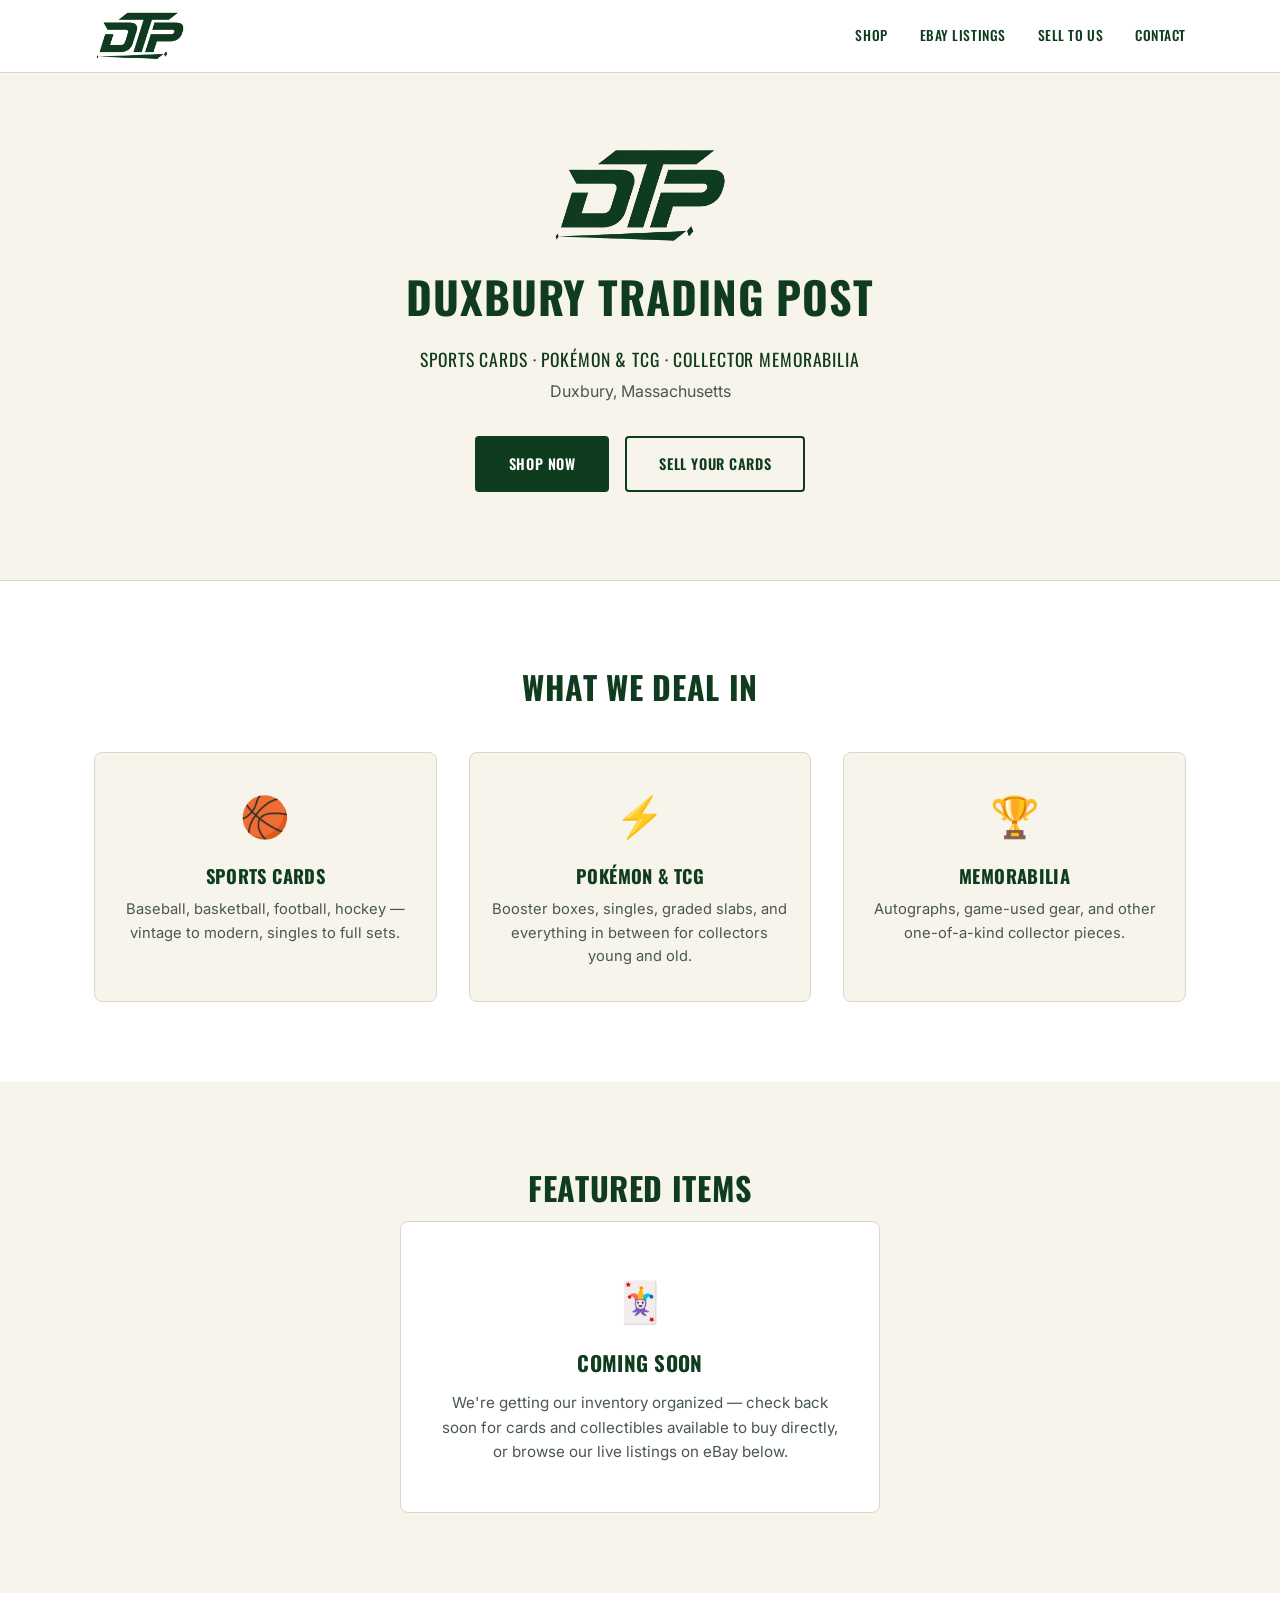
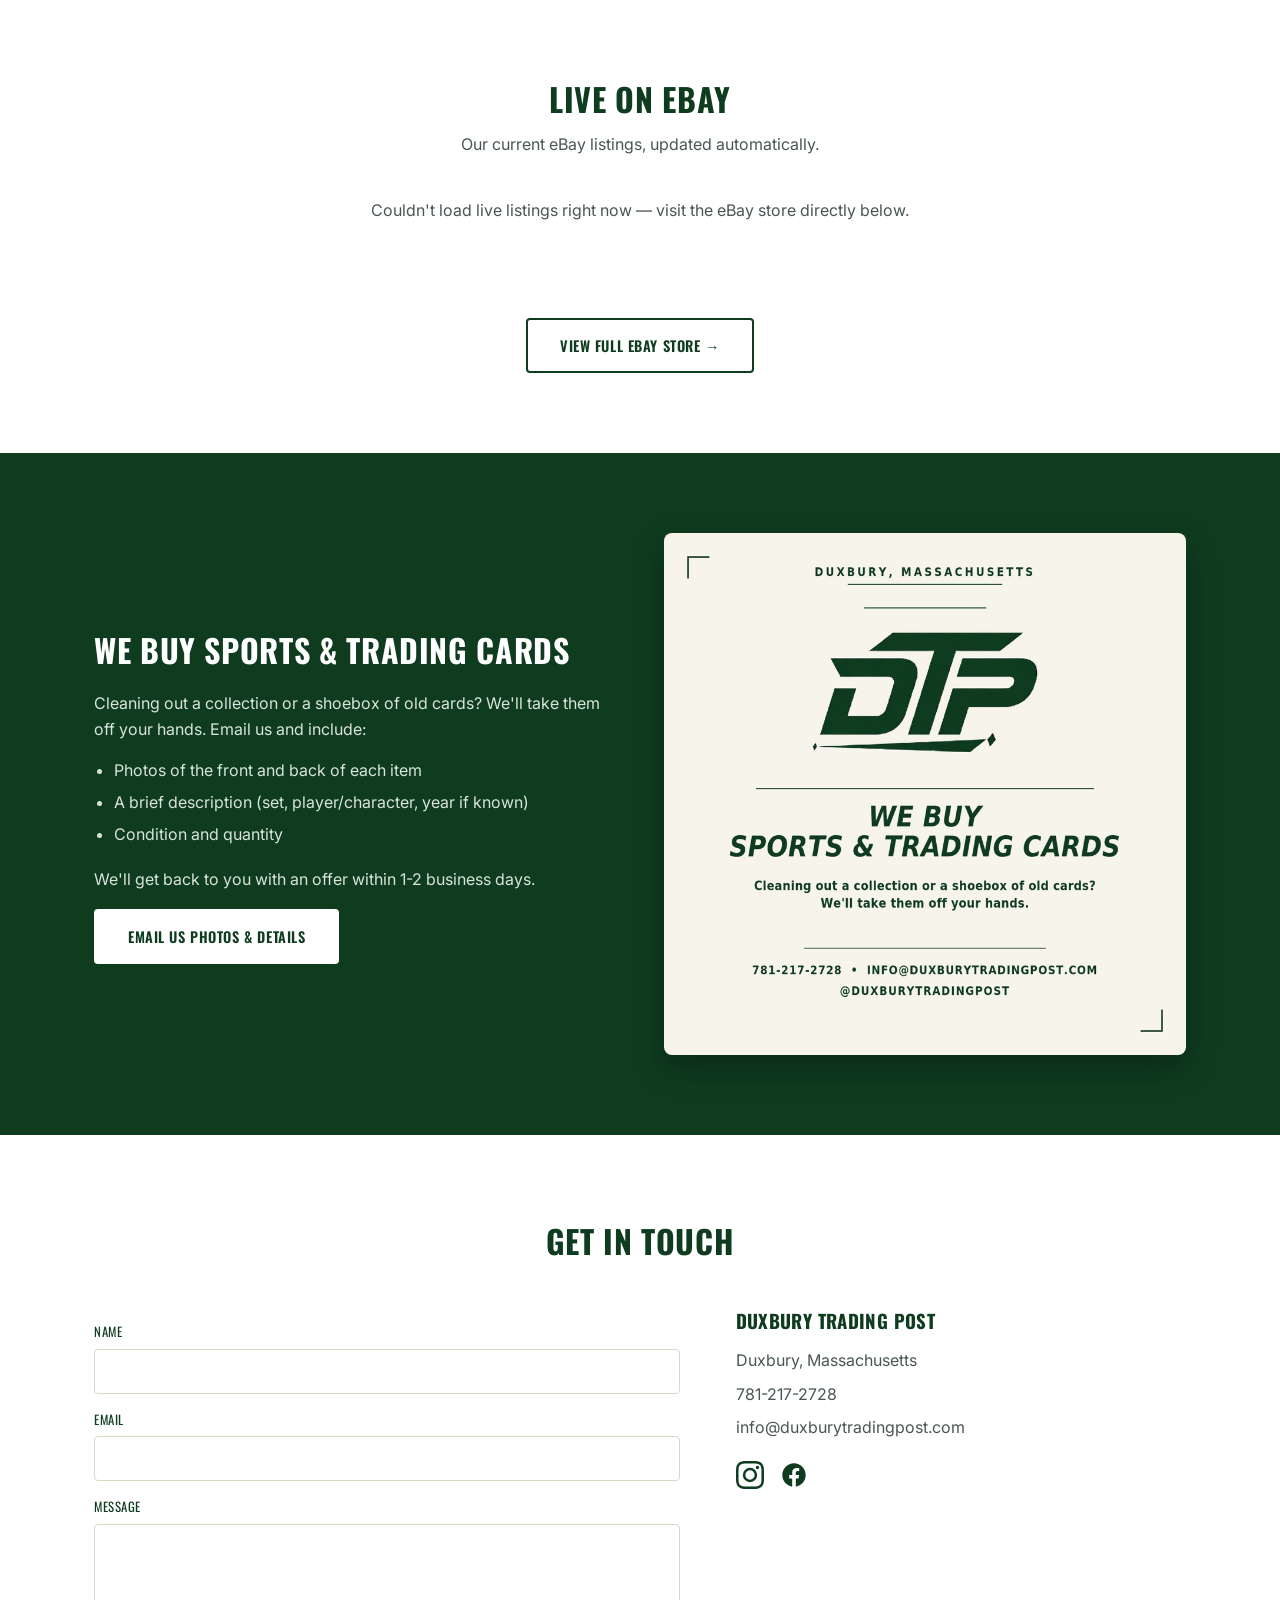
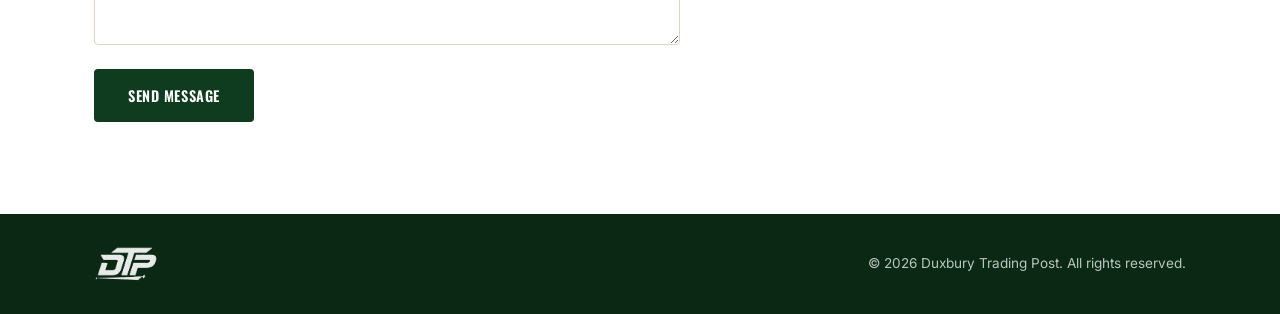
<file: index.html>
<!DOCTYPE html>
<html lang="en">
<head>
<meta charset="UTF-8">
<meta name="viewport" content="width=device-width, initial-scale=1.0">
<title>Duxbury Trading Post | Sports Cards, Pokémon & Collectibles</title>
<meta name="description" content="Duxbury Trading Post — sports cards, Pokémon & TCG, and collector memorabilia in Duxbury, MA. Shop our collection, sell your cards, or find us on eBay.">
<link rel="icon" type="image/png" href="images/logo.png">
<link rel="preconnect" href="https://fonts.googleapis.com">
<link rel="preconnect" href="https://fonts.gstatic.com" crossorigin>
<link href="https://fonts.googleapis.com/css2?family=Oswald:wght@500;600;700&family=Inter:wght@400;500;600&display=swap" rel="stylesheet">
<link rel="stylesheet" href="css/styles.css">
</head>
<body>

<!-- Header -->
<header class="site-header">
  <div class="container header-inner">
    <a href="#top" class="brand">
      <img src="images/logo.png" alt="Duxbury Trading Post" class="brand-logo">
    </a>
    <nav class="main-nav" id="main-nav">
      <a href="#shop">Shop</a>
      <a href="#ebay">eBay Listings</a>
      <a href="#sell">Sell to Us</a>
      <a href="#contact">Contact</a>
    </nav>
    <button class="nav-toggle" id="nav-toggle" aria-label="Toggle menu" aria-expanded="false">
      <span></span><span></span><span></span>
    </button>
  </div>
</header>

<!-- Hero -->
<section class="hero" id="top">
  <div class="container hero-inner">
    <img src="images/logo.png" alt="Duxbury Trading Post logo" class="hero-logo">
    <h1>Duxbury Trading Post</h1>
    <p class="hero-tagline">Sports Cards &middot; Pok&eacute;mon &amp; TCG &middot; Collector Memorabilia</p>
    <p class="hero-sub">Duxbury, Massachusetts</p>
    <div class="hero-buttons">
      <a href="#shop" class="btn btn-primary">Shop Now</a>
      <a href="#sell" class="btn btn-outline">Sell Your Cards</a>
    </div>
  </div>
</section>

<!-- About / Categories -->
<section class="categories">
  <div class="container">
    <h2 class="section-title">What We Deal In</h2>
    <div class="category-grid">
      <div class="category-card">
        <div class="category-icon">🏀</div>
        <h3>Sports Cards</h3>
        <p>Baseball, basketball, football, hockey &mdash; vintage to modern, singles to full sets.</p>
      </div>
      <div class="category-card">
        <div class="category-icon">⚡</div>
        <h3>Pok&eacute;mon &amp; TCG</h3>
        <p>Booster boxes, singles, graded slabs, and everything in between for collectors young and old.</p>
      </div>
      <div class="category-card">
        <div class="category-icon">🏆</div>
        <h3>Memorabilia</h3>
        <p>Autographs, game-used gear, and other one-of-a-kind collector pieces.</p>
      </div>
    </div>
  </div>
</section>

<!-- Shop / Featured Items -->
<section class="shop" id="shop">
  <div class="container">
    <h2 class="section-title">Featured Items</h2>
    <div class="coming-soon">
      <div class="coming-soon-icon">🃏</div>
      <h3>Coming Soon</h3>
      <p>We're getting our inventory organized — check back soon for cards and collectibles available to buy directly, or browse our live listings on eBay below.</p>
    </div>
  </div>
</section>

<!-- eBay Listings -->
<section class="ebay" id="ebay">
  <div class="container">
    <h2 class="section-title">Live on eBay</h2>
    <p class="section-sub">Our current eBay listings, updated automatically.</p>
    <div class="ebay-grid" id="ebay-grid">
      <p class="ebay-status" id="ebay-status">Loading listings&hellip;</p>
    </div>
    <div class="ebay-cta">
      <a href="https://www.ebay.com/usr/duxburytradingpost" target="_blank" rel="noopener" class="btn btn-outline">View Full eBay Store &rarr;</a>
    </div>
  </div>
</section>

<!-- Sell to Us -->
<section class="sell" id="sell">
  <div class="container sell-inner">
    <div class="sell-text">
      <h2 class="section-title">We Buy Sports &amp; Trading Cards</h2>
      <p>Cleaning out a collection or a shoebox of old cards? We'll take them off your hands. Email us and include:</p>
      <ul class="sell-list">
        <li>Photos of the front and back of each item</li>
        <li>A brief description (set, player/character, year if known)</li>
        <li>Condition and quantity</li>
      </ul>
      <p>We'll get back to you with an offer within 1-2 business days.</p>
      <a href="mailto:info@duxburytradingpost.com?subject=Selling%20My%20Cards&body=Hi%20Duxbury%20Trading%20Post%2C%0D%0A%0D%0AI%20have%20the%20following%20items%20to%20sell%3A%0D%0A%0D%0AItem%20description%3A%20%0D%0ACondition%3A%20%0D%0AQuantity%3A%20%0D%0A%0D%0APhotos%20are%20attached%20to%20this%20email.%0D%0A%0D%0AThanks!" class="btn btn-primary">Email Us Photos &amp; Details</a>
    </div>
    <img src="images/promo-card.jpeg" alt="We buy sports and trading cards" class="sell-image">
  </div>
</section>

<!-- Contact -->
<section class="contact" id="contact">
  <div class="container">
    <h2 class="section-title">Get In Touch</h2>
    <div class="contact-grid">
      <form class="contact-form" id="contact-form" action="https://formspree.io/f/moeaerqg" method="POST">
        <label for="name">Name</label>
        <input type="text" id="name" name="name" required>

        <label for="email">Email</label>
        <input type="email" id="email" name="email" required>

        <label for="message">Message</label>
        <textarea id="message" name="message" rows="5" required></textarea>

        <button type="submit" class="btn btn-primary">Send Message</button>
        <p class="form-status" id="form-status"></p>
      </form>

      <div class="contact-info">
        <h3>Duxbury Trading Post</h3>
        <p>Duxbury, Massachusetts</p>
        <p><a href="tel:7812172728">781-217-2728</a></p>
        <p><a href="mailto:info@duxburytradingpost.com">info@duxburytradingpost.com</a></p>
        <div class="social-links">
          <a href="https://instagram.com/duxburytradingpost" target="_blank" rel="noopener" aria-label="Instagram">
            <svg viewBox="0 0 24 24" width="28" height="28" fill="currentColor"><path d="M12 2.163c3.204 0 3.584.012 4.85.07 3.252.148 4.771 1.691 4.919 4.919.058 1.265.069 1.645.069 4.849 0 3.205-.012 3.584-.069 4.849-.149 3.225-1.664 4.771-4.919 4.919-1.266.058-1.644.07-4.85.07-3.204 0-3.584-.012-4.849-.07-3.26-.149-4.771-1.699-4.919-4.92-.058-1.265-.07-1.644-.07-4.849 0-3.204.013-3.583.07-4.849.149-3.227 1.664-4.771 4.919-4.919 1.266-.057 1.645-.069 4.849-.069zm0-2.163c-3.259 0-3.667.014-4.947.072-4.358.2-6.78 2.618-6.98 6.98-.059 1.281-.073 1.689-.073 4.948 0 3.259.014 3.668.072 4.948.2 4.358 2.618 6.78 6.98 6.98 1.281.058 1.689.072 4.948.072 3.259 0 3.668-.014 4.948-.072 4.354-.2 6.782-2.618 6.98-6.98.059-1.28.073-1.689.073-4.948 0-3.259-.014-3.667-.072-4.947-.196-4.354-2.617-6.78-6.979-6.98-1.281-.059-1.69-.073-4.949-.073zm0 5.838a6.162 6.162 0 1 0 0 12.324 6.162 6.162 0 0 0 0-12.324zm0 10.162a4 4 0 1 1 0-8 4 4 0 0 1 0 8zm6.406-11.845a1.44 1.44 0 1 0 0 2.881 1.44 1.44 0 0 0 0-2.881z"/></svg>
          </a>
          <a href="https://www.facebook.com/profile.php?id=61592457104097" target="_blank" rel="noopener" aria-label="Facebook">
            <svg viewBox="0 0 24 24" width="28" height="28" fill="currentColor"><path d="M22 12.06C22 6.505 17.523 2 12 2S2 6.505 2 12.06c0 5.022 3.657 9.184 8.438 9.94v-7.03H7.898v-2.91h2.54V9.845c0-2.507 1.492-3.89 3.777-3.89 1.094 0 2.238.195 2.238.195v2.459h-1.26c-1.243 0-1.63.771-1.63 1.562v1.878h2.773l-.443 2.91h-2.33V22c4.78-.756 8.437-4.918 8.437-9.94z"/></svg>
          </a>
        </div>
      </div>
    </div>
  </div>
</section>

<!-- Footer -->
<footer class="site-footer">
  <div class="container footer-inner">
    <img src="images/logo.png" alt="Duxbury Trading Post" class="footer-logo">
    <p>&copy; <span id="year"></span> Duxbury Trading Post. All rights reserved.</p>
  </div>
</footer>

<script src="js/main.js"></script>
</body>
</html>
</file>
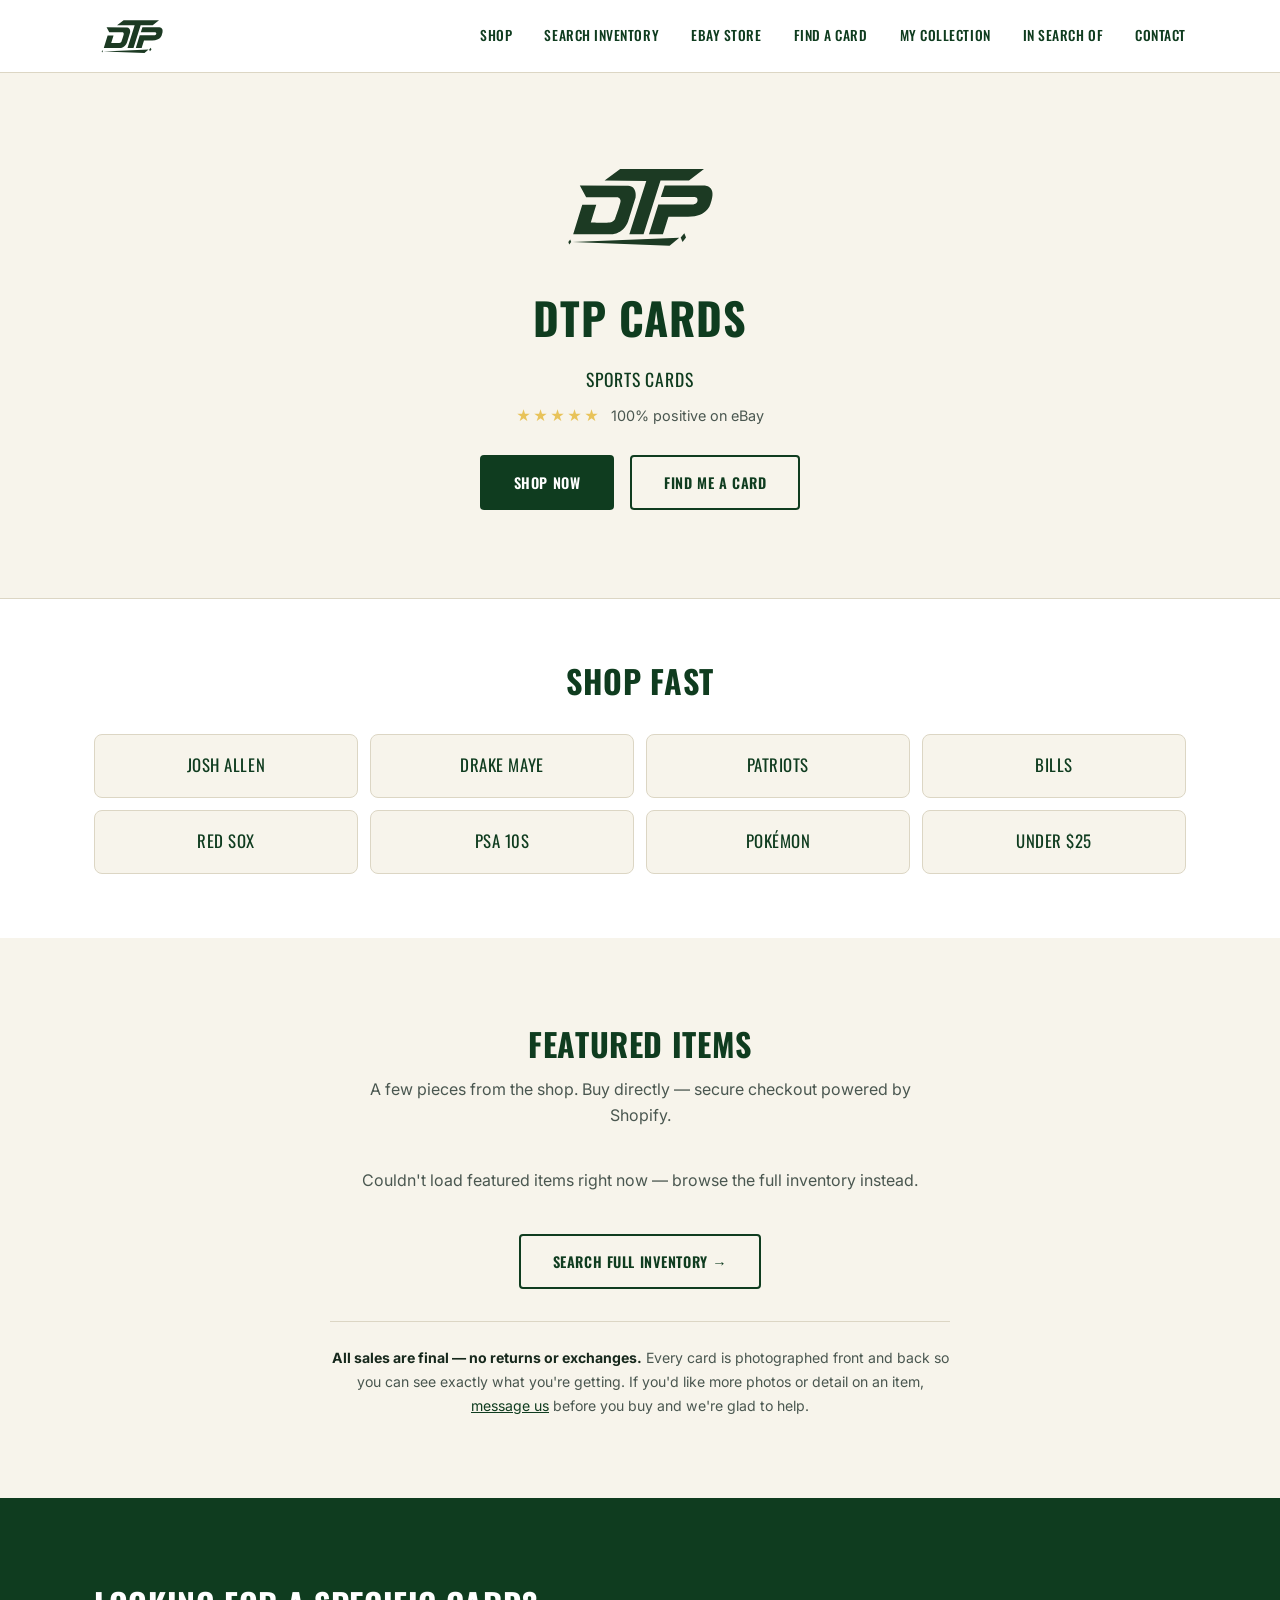
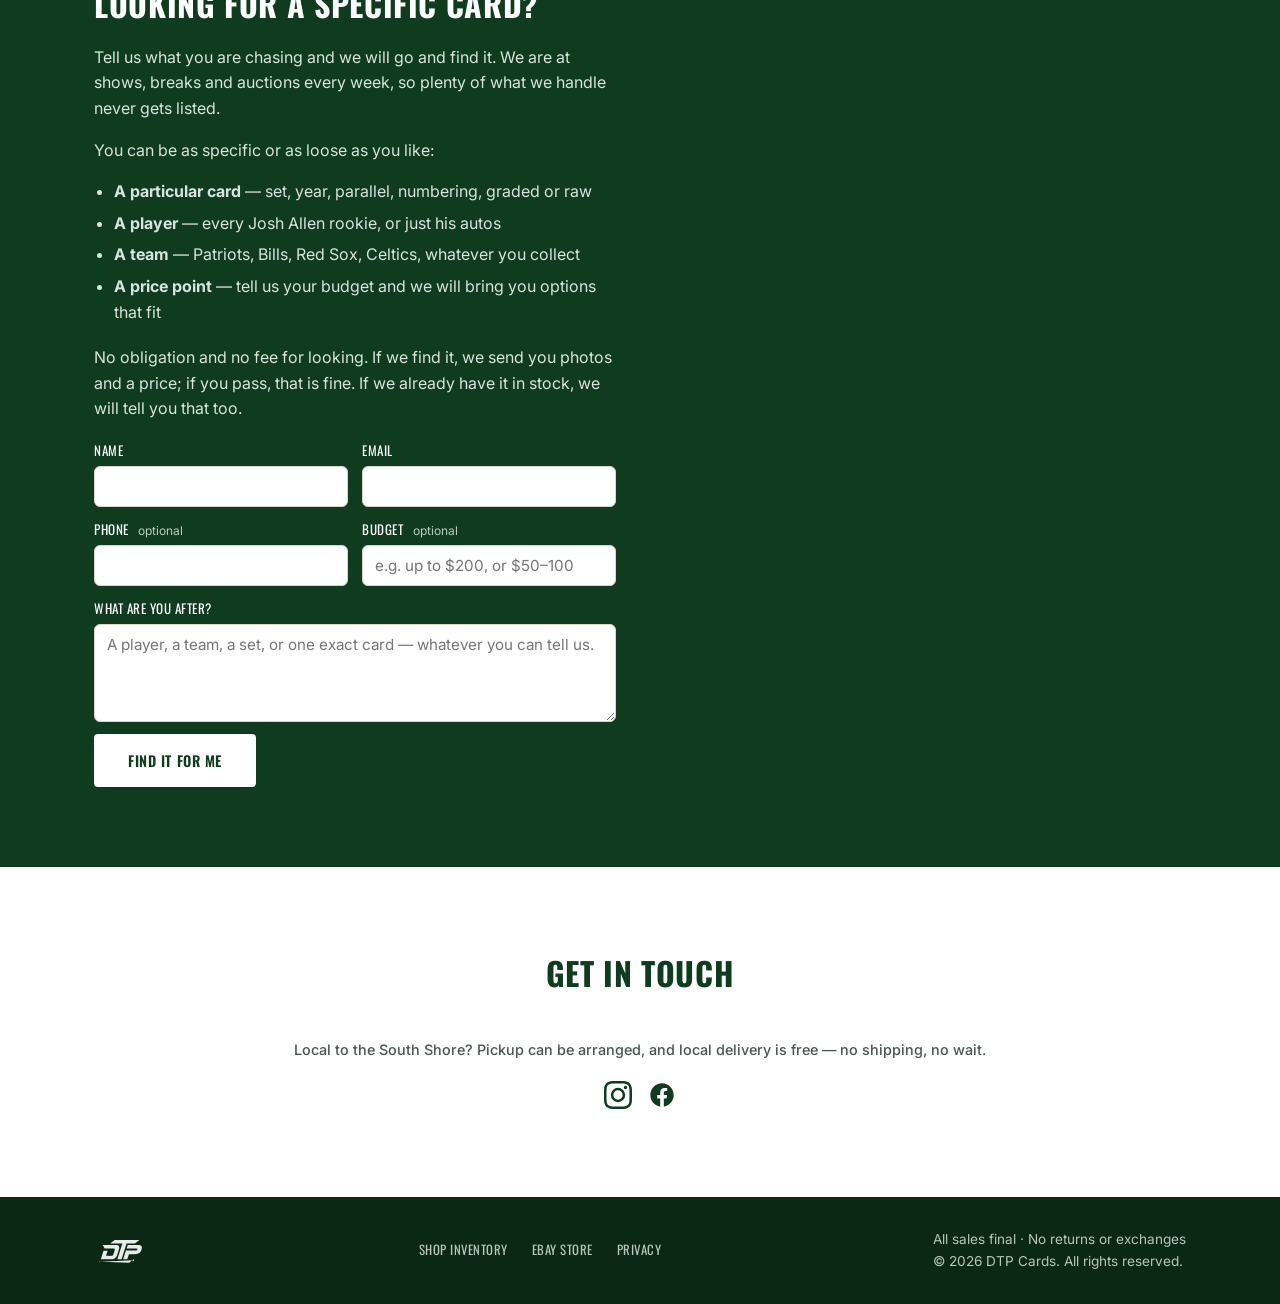
<file: public/index.html>
<!DOCTYPE html>
<html lang="en">
<head>
<!-- Google tag (gtag.js) — GA4 property "DTP Cards" -->
<script async src="https://www.googletagmanager.com/gtag/js?id=G-9SZVWFL9RR"></script>
<script>
  window.dataLayer = window.dataLayer || [];
  function gtag(){dataLayer.push(arguments);}
  gtag('js', new Date());
  gtag('config', 'G-9SZVWFL9RR');
</script>

<meta charset="UTF-8">
<meta name="viewport" content="width=device-width, initial-scale=1.0">
<!-- Meta/Facebook domain verification. Required before a Facebook Shop can be
     published, which is what lets the business Page sell the catalogue instead
     of listing from Craig's personal Marketplace profile. Must stay inside
     <head> and must be in the served HTML - Meta explicitly fails verification
     if the tag is injected by JavaScript, which is why it is hardcoded here
     rather than added by a script. Do not remove. -->
<meta name="facebook-domain-verification" content="b81lzjg4tmxpvg4hx58yerm6fcnrnx" />
<title>DTP Sports Cards</title>
<meta name="description" content="DTP Cards — sports cards: graded slabs, autos and case hits. Shop our collection or find us on eBay.">
<link rel="icon" type="image/svg+xml" href="images/logo.svg">
<link rel="icon" type="image/png" href="images/favicon.png">
<link rel="apple-touch-icon" href="images/favicon.png">
<link rel="preconnect" href="https://fonts.googleapis.com">
<link rel="preconnect" href="https://fonts.gstatic.com" crossorigin>
<link href="https://fonts.googleapis.com/css2?family=Oswald:wght@500;600;700&family=Inter:wght@400;500;600&display=swap" rel="stylesheet">
<link rel="stylesheet" href="css/styles.css?v=20261004a">
<!-- Open Graph / social share preview. Without these a shared link renders as a
     bare URL — most of our traffic arrives from Instagram and text messages. -->
<meta property="og:type" content="website">
<meta property="og:site_name" content="DTP Cards">
<meta property="og:title" content="DTP Sports Cards">
<meta property="og:description" content="Sports cards: graded slabs, autos and case hits. Shop the collection or find us on eBay.">
<meta property="og:url" content="https://duxtradingpost.com/">
<meta property="og:image" content="https://duxtradingpost.com/images/og.jpg">
<meta property="og:image:width" content="1200">
<meta property="og:image:height" content="630">
<meta property="og:image:alt" content="DTP Cards logo">
<meta name="twitter:card" content="summary_large_image">
<meta name="twitter:title" content="DTP Sports Cards">
<meta name="twitter:description" content="Sports cards: graded slabs, autos and case hits. Shop the collection or find us on eBay.">
<meta name="twitter:image" content="https://duxtradingpost.com/images/og.jpg">
<link rel="canonical" href="https://duxtradingpost.com/">


<!-- Meta Pixel — same pixel ID as the Shopify store, so browsing here and
     checkout there report as one funnel instead of two blind halves. -->
<script>
!function(f,b,e,v,n,t,s)
{if(f.fbq)return;n=f.fbq=function(){n.callMethod?
n.callMethod.apply(n,arguments):n.queue.push(arguments)};
if(!f._fbq)f._fbq=n;n.push=n;n.loaded=!0;n.version='2.0';
n.queue=[];t=b.createElement(e);t.async=!0;
t.src=v;s=b.getElementsByTagName(e)[0];
s.parentNode.insertBefore(t,s)}(window, document,'script',
'https://connect.facebook.net/en_US/fbevents.js');
fbq('init', '1103188462148115');
fbq('track', 'PageView');
</script>
<noscript><img height="1" width="1" style="display:none" alt=""
src="https://www.facebook.com/tr?id=1103188462148115&ev=PageView&noscript=1"/></noscript>
<!-- End Meta Pixel -->
<script type="application/ld+json">
{
  "@context": "https://schema.org",
  "@type": "Store",
  "name": "DTP Cards",
  "legalName": "Duxbury Trading Post, LLC",
  "description": "Sports cards. Selling singles, graded slabs and sealed product.",
  "url": "https://duxtradingpost.com/",
  "logo": "https://duxtradingpost.com/images/logo.svg",
  "image": "https://duxtradingpost.com/images/og.jpg",
  "knowsAbout": ["Sports cards", "Trading cards", "Graded cards"],
  "sameAs": [
    "https://instagram.com/duxtradingpost",
    "https://www.facebook.com/dtpcards",
    "https://www.ebay.com/usr/dtpcards"
  ]
}
</script>
</head>
<body>

<!-- Shipping delay notice. The markup is removed when not in use: js/banner.js
     hides it for visitors, but a first-pass crawler still reads the text, and a
     three-week-old "shipping paused" line is not what should appear in a search
     snippet. To use it again, restore this block (git history has it), set
     AWAY_UNTIL to a future date in js/banner.js, and update the copy. -->

<!-- Header -->
<header class="site-header">
  <div class="container header-inner">
    <a href="#top" class="brand">
      <img src="images/logo.svg" alt="DTP Cards" class="brand-logo">
    </a>
    <nav class="main-nav" id="main-nav">
      <a href="#shop">Shop</a>
      <a href="inventory.html">Search Inventory</a>
      <a href="https://www.ebay.com/usr/dtpcards" target="_blank" rel="noopener">eBay Store</a>
      <a href="#find">Find a Card</a>
      <a href="collection.html">My Collection</a>
      <a href="in-search-of.html">In Search Of</a>
      <a href="#contact">Contact</a>
    </nav>
    <button class="nav-toggle" id="nav-toggle" aria-label="Toggle menu" aria-expanded="false">
      <span></span><span></span><span></span>
    </button>
  </div>
</header>

<!-- Hero -->
<section class="hero" id="top">
  <div class="container hero-inner">
    <img src="images/logo.svg" alt="DTP Cards logo" class="hero-logo">
    <h1>DTP Cards</h1>
    <p class="hero-tagline">Sports Cards</p>
    <p class="hero-trust"><span class="hero-trust__stars" aria-hidden="true">&#9733;&#9733;&#9733;&#9733;&#9733;</span>
      100% positive on eBay</p>
    <div class="hero-buttons">
      <a href="#shop" class="btn btn-primary">Shop Now</a>
      <a href="#find" class="btn btn-outline">Find Me a Card</a>
    </div>
  </div>
</section>

<!-- Quick shop: one tap to a pre-filtered inventory. Replaced the "What We
     Deal In" boxes, which only repeated the tagline. Links use inventory's
     ?q= (search words), ?f= (a filter chip) and ?max= (price ceiling). -->
<section class="quick-shop">
  <div class="container">
    <h2 class="section-title">Shop Fast</h2>
    <div class="quick-grid">
      <a class="quick-tile" href="inventory.html?q=josh+allen">Josh Allen</a>
      <a class="quick-tile" href="inventory.html?q=drake+maye">Drake Maye</a>
      <a class="quick-tile" href="inventory.html?q=patriots">Patriots</a>
      <a class="quick-tile" href="inventory.html?q=bills">Bills</a>
      <a class="quick-tile" href="inventory.html?q=red+sox">Red Sox</a>
      <a class="quick-tile" href="inventory.html?q=psa+10">PSA 10s</a>
      <a class="quick-tile" href="inventory.html?f=Pok%C3%A9mon">Pok&eacute;mon</a>
      <a class="quick-tile" href="inventory.html?max=25">Under $25</a>
    </div>
  </div>
</section>

<!-- Shop / Featured Items -->
<section class="shop" id="shop">
  <div class="container">
    <h2 class="section-title">Featured Items</h2>
    <p class="section-sub">A few pieces from the shop. Buy directly &mdash; secure checkout powered by Shopify.</p>

    <!-- Card-shaped placeholders hold the layout while the cards load, so the
         page does not jump. loadFeaturedItems() replaces the whole grid. -->
    <div class="product-grid" id="product-grid" aria-busy="true">
      <p class="visually-hidden" id="shop-status">Loading featured items&hellip;</p>
      <div class="skeleton-card" aria-hidden="true">
        <div class="sk-img"></div><div class="sk-line"></div><div class="sk-line sk-line--short"></div>
      </div>
      <div class="skeleton-card" aria-hidden="true">
        <div class="sk-img"></div><div class="sk-line"></div><div class="sk-line sk-line--short"></div>
      </div>
      <div class="skeleton-card" aria-hidden="true">
        <div class="sk-img"></div><div class="sk-line"></div><div class="sk-line sk-line--short"></div>
      </div>
      <div class="skeleton-card" aria-hidden="true">
        <div class="sk-img"></div><div class="sk-line"></div><div class="sk-line sk-line--short"></div>
      </div>
    </div>
    <div class="shop-cta">
      <a href="inventory.html" class="btn btn-outline">Search Full Inventory &rarr;</a>
    </div>

    <p class="shop-note">
      <strong>All sales are final &mdash; no returns or exchanges.</strong>
      Every card is photographed front and back so you can see exactly what you're getting.
      If you'd like more photos or detail on an item, <a href="#contact">message us</a> before you buy
      and we're glad to help.
    </p>
  </div>
</section>

<!-- Card finder. Posts to the same /api/sell endpoint as the sell form, with
     kind=source so the email arrives subject "Card wanted" and never gets
     mistaken for someone offering to sell. -->
<section class="sell" id="find">
  <div class="container sell-inner">
    <div class="sell-text">
      <h2 class="section-title">Looking for a Specific Card?</h2>
      <p>Tell us what you are chasing and we will go and find it. We are at shows, breaks and
        auctions every week, so plenty of what we handle never gets listed.</p>
      <p>You can be as specific or as loose as you like:</p>
      <ul class="sell-list">
        <li><strong>A particular card</strong> &mdash; set, year, parallel, numbering, graded or raw</li>
        <li><strong>A player</strong> &mdash; every Josh Allen rookie, or just his autos</li>
        <li><strong>A team</strong> &mdash; Patriots, Bills, Red Sox, Celtics, whatever you collect</li>
        <li><strong>A price point</strong> &mdash; tell us your budget and we will bring you options that fit</li>
      </ul>
      <p>No obligation and no fee for looking. If we find it, we send you photos and a price;
        if you pass, that is fine. If we already have it in stock, we will tell you that too.</p>

      <form id="find-form" class="sell-form" novalidate>
        <div class="find-form-fields">
          <div class="sell-row">
            <label>Name
              <input type="text" name="name" required autocomplete="name">
            </label>
            <label>Email
              <input type="email" name="email" required autocomplete="email">
            </label>
          </div>
          <div class="sell-row">
            <label>Phone <span class="sell-optional">optional</span>
              <input type="tel" name="phone" autocomplete="tel">
            </label>
            <label>Budget <span class="sell-optional">optional</span>
              <input type="text" name="budget" placeholder="e.g. up to $200, or $50&ndash;100">
            </label>
          </div>
          <label>What are you after?
            <textarea name="details" rows="4" required
              placeholder="A player, a team, a set, or one exact card &mdash; whatever you can tell us."></textarea>
          </label>

          <!-- Hidden from people; only a bot fills this in. -->
          <div class="sell-hp" aria-hidden="true">
            <label>Company<input type="text" name="company" tabindex="-1" autocomplete="off"></label>
          </div>

          <button type="submit" id="find-submit" class="btn btn-primary">Find It For Me</button>
        </div>
        <p id="find-status" class="sell-status" role="status" aria-live="polite" hidden></p>
      </form>
    </div>
  </div>
</section>

<!-- Contact -->
<section class="contact" id="contact">
  <div class="container">
    <h2 class="section-title">Get In Touch</h2>
    <div class="contact-grid contact-grid--solo">
      <div class="contact-info">
        <p class="local-note">Local to the South Shore? Pickup can be arranged, and local delivery is free &mdash; no shipping, no wait.</p>
        <div class="social-links">
          <a href="https://instagram.com/duxtradingpost" target="_blank" rel="noopener" aria-label="Instagram">
            <svg viewBox="0 0 24 24" width="28" height="28" fill="currentColor"><path d="M12 2.163c3.204 0 3.584.012 4.85.07 3.252.148 4.771 1.691 4.919 4.919.058 1.265.069 1.645.069 4.849 0 3.205-.012 3.584-.069 4.849-.149 3.225-1.664 4.771-4.919 4.919-1.266.058-1.644.07-4.85.07-3.204 0-3.584-.012-4.849-.07-3.26-.149-4.771-1.699-4.919-4.92-.058-1.265-.07-1.644-.07-4.849 0-3.204.013-3.583.07-4.849.149-3.227 1.664-4.771 4.919-4.919 1.266-.057 1.645-.069 4.849-.069zm0-2.163c-3.259 0-3.667.014-4.947.072-4.358.2-6.78 2.618-6.98 6.98-.059 1.281-.073 1.689-.073 4.948 0 3.259.014 3.668.072 4.948.2 4.358 2.618 6.78 6.98 6.98 1.281.058 1.689.072 4.948.072 3.259 0 3.668-.014 4.948-.072 4.354-.2 6.782-2.618 6.98-6.98.059-1.28.073-1.689.073-4.948 0-3.259-.014-3.667-.072-4.947-.196-4.354-2.617-6.78-6.979-6.98-1.281-.059-1.69-.073-4.949-.073zm0 5.838a6.162 6.162 0 1 0 0 12.324 6.162 6.162 0 0 0 0-12.324zm0 10.162a4 4 0 1 1 0-8 4 4 0 0 1 0 8zm6.406-11.845a1.44 1.44 0 1 0 0 2.881 1.44 1.44 0 0 0 0-2.881z"/></svg>
          </a>
          <a href="https://www.facebook.com/dtpcards" target="_blank" rel="noopener" aria-label="Facebook">
            <svg viewBox="0 0 24 24" width="28" height="28" fill="currentColor"><path d="M22 12.06C22 6.505 17.523 2 12 2S2 6.505 2 12.06c0 5.022 3.657 9.184 8.438 9.94v-7.03H7.898v-2.91h2.54V9.845c0-2.507 1.492-3.89 3.777-3.89 1.094 0 2.238.195 2.238.195v2.459h-1.26c-1.243 0-1.63.771-1.63 1.562v1.878h2.773l-.443 2.91h-2.33V22c4.78-.756 8.437-4.918 8.437-9.94z"/></svg>
          </a>
        </div>
      </div>
    </div>
  </div>
</section>

<!-- Footer -->
<footer class="site-footer">
  <div class="container footer-inner">
    <img src="images/logo.svg" alt="DTP Cards" class="footer-logo">
    <nav class="footer-links">
      <a href="inventory.html">Shop Inventory</a>
      <a href="https://www.ebay.com/usr/dtpcards" target="_blank" rel="noopener">eBay Store</a>
      <a href="privacy.html">Privacy</a>
    </nav>
    <p>All sales final &middot; No returns or exchanges<br>
    &copy; <span id="year"></span> DTP Cards. All rights reserved.</p>
  </div>
</footer>

<script src="js/main.js?v=20261106a"></script>
<script src="js/banner.js?v=20260921e"></script>
<script src="js/hold-zoom.js?v=20261001b"></script>
<script src="js/card-download.js?v=20261116b"></script>
<script src="js/find-form.js?v=20260921e"></script>
</body>
</html>
</file>
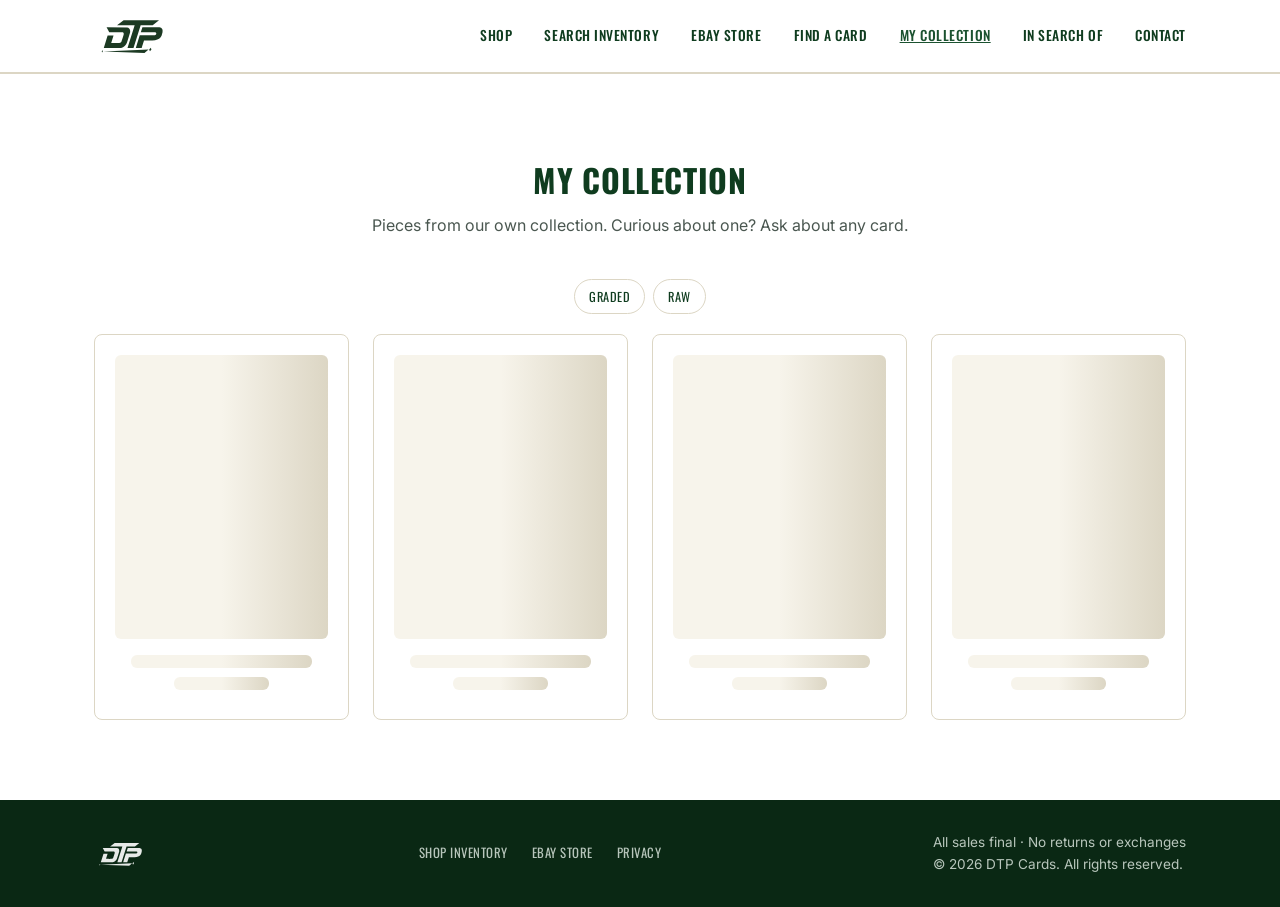
<file: public/collection.html>
<!DOCTYPE html>
<html lang="en">
<head>
<!-- Google tag (gtag.js) — GA4 property "DTP Cards" -->
<script async src="https://www.googletagmanager.com/gtag/js?id=G-9SZVWFL9RR"></script>
<script>
  window.dataLayer = window.dataLayer || [];
  function gtag(){dataLayer.push(arguments);}
  gtag('js', new Date());
  gtag('config', 'G-9SZVWFL9RR');
</script>

<meta charset="UTF-8">
<meta name="viewport" content="width=device-width, initial-scale=1.0">
<!-- Meta/Facebook domain verification. Required before a Facebook Shop can be
     published, which is what lets the business Page sell the catalogue instead
     of listing from Craig's personal Marketplace profile. Must stay inside
     <head> and must be in the served HTML - Meta explicitly fails verification
     if the tag is injected by JavaScript, which is why it is hardcoded here
     rather than added by a script. Do not remove. -->
<meta name="facebook-domain-verification" content="b81lzjg4tmxpvg4hx58yerm6fcnrnx" />
<title>My Collection | DTP Cards</title>
<meta name="description" content="DTP Cards — sports cards: graded slabs, autos and case hits. Shop our collection or find us on eBay.">
<link rel="icon" type="image/svg+xml" href="images/logo.svg">
<link rel="icon" type="image/png" href="images/favicon.png">
<link rel="apple-touch-icon" href="images/favicon.png">
<link rel="preconnect" href="https://fonts.googleapis.com">
<link rel="preconnect" href="https://fonts.gstatic.com" crossorigin>
<link href="https://fonts.googleapis.com/css2?family=Oswald:wght@500;600;700&family=Inter:wght@400;500;600&display=swap" rel="stylesheet">
<link rel="stylesheet" href="css/styles.css?v=20261102a">
<!-- Open Graph / social share preview. Without these a shared link renders as a
     bare URL — most of our traffic arrives from Instagram and text messages. -->
<meta property="og:type" content="website">
<meta property="og:site_name" content="DTP Cards">
<meta property="og:title" content="DTP Sports Cards">
<meta property="og:description" content="Sports cards: graded slabs, autos and case hits. Shop the collection or find us on eBay.">
<meta property="og:url" content="https://duxtradingpost.com/">
<meta property="og:image" content="https://duxtradingpost.com/images/og.jpg">
<meta property="og:image:width" content="1200">
<meta property="og:image:height" content="630">
<meta property="og:image:alt" content="DTP Cards logo">
<meta name="twitter:card" content="summary_large_image">
<meta name="twitter:title" content="DTP Sports Cards">
<meta name="twitter:description" content="Sports cards: graded slabs, autos and case hits. Shop the collection or find us on eBay.">
<meta name="twitter:image" content="https://duxtradingpost.com/images/og.jpg">
<link rel="canonical" href="https://duxtradingpost.com/collection.html">


<!-- Meta Pixel — same pixel ID as the Shopify store, so browsing here and
     checkout there report as one funnel instead of two blind halves. -->
<script>
!function(f,b,e,v,n,t,s)
{if(f.fbq)return;n=f.fbq=function(){n.callMethod?
n.callMethod.apply(n,arguments):n.queue.push(arguments)};
if(!f._fbq)f._fbq=n;n.push=n;n.loaded=!0;n.version='2.0';
n.queue=[];t=b.createElement(e);t.async=!0;
t.src=v;s=b.getElementsByTagName(e)[0];
s.parentNode.insertBefore(t,s)}(window, document,'script',
'https://connect.facebook.net/en_US/fbevents.js');
fbq('init', '1103188462148115');
fbq('track', 'PageView');
</script>
<noscript><img height="1" width="1" style="display:none" alt=""
src="https://www.facebook.com/tr?id=1103188462148115&ev=PageView&noscript=1"/></noscript>
<!-- End Meta Pixel -->
<script type="application/ld+json">
{
  "@context": "https://schema.org",
  "@type": "Store",
  "name": "DTP Cards",
  "legalName": "Duxbury Trading Post, LLC",
  "description": "Sports cards and Pok\u00e9mon. Selling singles, graded slabs and sealed product.",
  "url": "https://duxtradingpost.com/",
  "logo": "https://duxtradingpost.com/images/logo.svg",
  "image": "https://duxtradingpost.com/images/og.jpg",
  "knowsAbout": ["Sports cards", "Trading cards", "Graded cards", "Pok\u00e9mon cards"],
  "sameAs": [
    "https://instagram.com/duxtradingpost",
    "https://www.facebook.com/dtpcards",
    "https://www.ebay.com/usr/dtpcards"
  ]
}
</script>
</head>
<body>

<!-- Shipping delay notice. The markup is removed when not in use: js/banner.js
     hides it for visitors, but a first-pass crawler still reads the text, and a
     three-week-old "shipping paused" line is not what should appear in a search
     snippet. To use it again, restore this block (git history has it), set
     AWAY_UNTIL to a future date in js/banner.js, and update the copy. -->

<!-- Header -->
<header class="site-header">
  <div class="container header-inner">
    <a href="index.html" class="brand">
      <img src="images/logo.svg" alt="DTP Cards" class="brand-logo">
    </a>
    <nav class="main-nav" id="main-nav">
      <a href="index.html#shop">Shop</a>
      <a href="inventory.html">Search Inventory</a>
      <a href="https://www.ebay.com/usr/dtpcards" target="_blank" rel="noopener">eBay Store</a>
      <a href="index.html#find">Find a Card</a>
      <a href="collection.html" class="is-current">My Collection</a>
      <a href="in-search-of.html">In Search Of</a>
      <a href="index.html#contact">Contact</a>
    </nav>
    <button class="nav-toggle" id="nav-toggle" aria-label="Toggle menu" aria-expanded="false">
      <span></span><span></span><span></span>
    </button>
  </div>
</header>

<!-- Personal Collection, moved off the homepage so it no longer competes with
     cards that are for sale. Same loader (loadPersonalCollection in main.js). -->
<section class="coming-soon-section coming-soon-section--page" id="coming-soon">
  <div class="container">
    <h1 class="section-title">My Collection</h1>
    <p class="section-sub">Pieces from our own collection. Curious about one? Ask about any card.</p>
    <div class="quick-filters" id="pc-filters" role="group" aria-label="Filter the collection">
      <button type="button" class="chip" data-pc-filter="graded" aria-pressed="false">Graded</button>
      <button type="button" class="chip" data-pc-filter="raw" aria-pressed="false">Raw</button>
    </div>
    <div class="product-grid" id="coming-soon-grid">
      <div class="skeleton-card" aria-hidden="true">
        <div class="sk-img"></div><div class="sk-line"></div><div class="sk-line sk-line--short"></div>
      </div>
      <div class="skeleton-card" aria-hidden="true">
        <div class="sk-img"></div><div class="sk-line"></div><div class="sk-line sk-line--short"></div>
      </div>
      <div class="skeleton-card" aria-hidden="true">
        <div class="sk-img"></div><div class="sk-line"></div><div class="sk-line sk-line--short"></div>
      </div>
      <div class="skeleton-card" aria-hidden="true">
        <div class="sk-img"></div><div class="sk-line"></div><div class="sk-line sk-line--short"></div>
      </div>
    </div>
  </div>
</section>

<!-- Photo viewer: same markup and styles as inventory.html -->
<div class="lightbox" id="lightbox" hidden role="dialog" aria-modal="true" aria-label="Card photos">
  <button type="button" class="lb-close" id="lb-close" aria-label="Close">&times;</button>
  <button type="button" class="lb-nav lb-prev" id="lb-prev" aria-label="Previous photo">&#8249;</button>
  <figure class="lb-stage">
    <img id="lb-img" alt="">
    <figcaption>
      <button type="button" id="lb-title" class="copy-title" title="Click to copy this title"></button>
      <span class="lb-counter" id="lb-counter"></span>
      <a id="lb-buy" class="btn btn-primary btn-small">Ask About This Card</a>
      <button type="button" id="lb-send" class="btn btn-outline btn-small">Share</button>
    </figcaption>
  </figure>
  <button type="button" class="lb-nav lb-next" id="lb-next" aria-label="Next photo">&#8250;</button>
</div>

<!-- Footer -->
<footer class="site-footer">
  <div class="container footer-inner">
    <img src="images/logo.svg" alt="DTP Cards" class="footer-logo">
    <nav class="footer-links">
      <a href="inventory.html">Shop Inventory</a>
      <a href="https://www.ebay.com/usr/dtpcards" target="_blank" rel="noopener">eBay Store</a>
      <a href="privacy.html">Privacy</a>
    </nav>
    <p>All sales final &middot; No returns or exchanges<br>
    &copy; <span id="year"></span> DTP Cards. All rights reserved.</p>
  </div>
</footer>

<script src="js/main.js?v=20261106a"></script>
<script src="js/banner.js?v=20260921e"></script>
<script src="js/hold-zoom.js?v=20261001b"></script>
<script src="js/card-download.js?v=20261116b"></script>
</body>
</html>
</file>
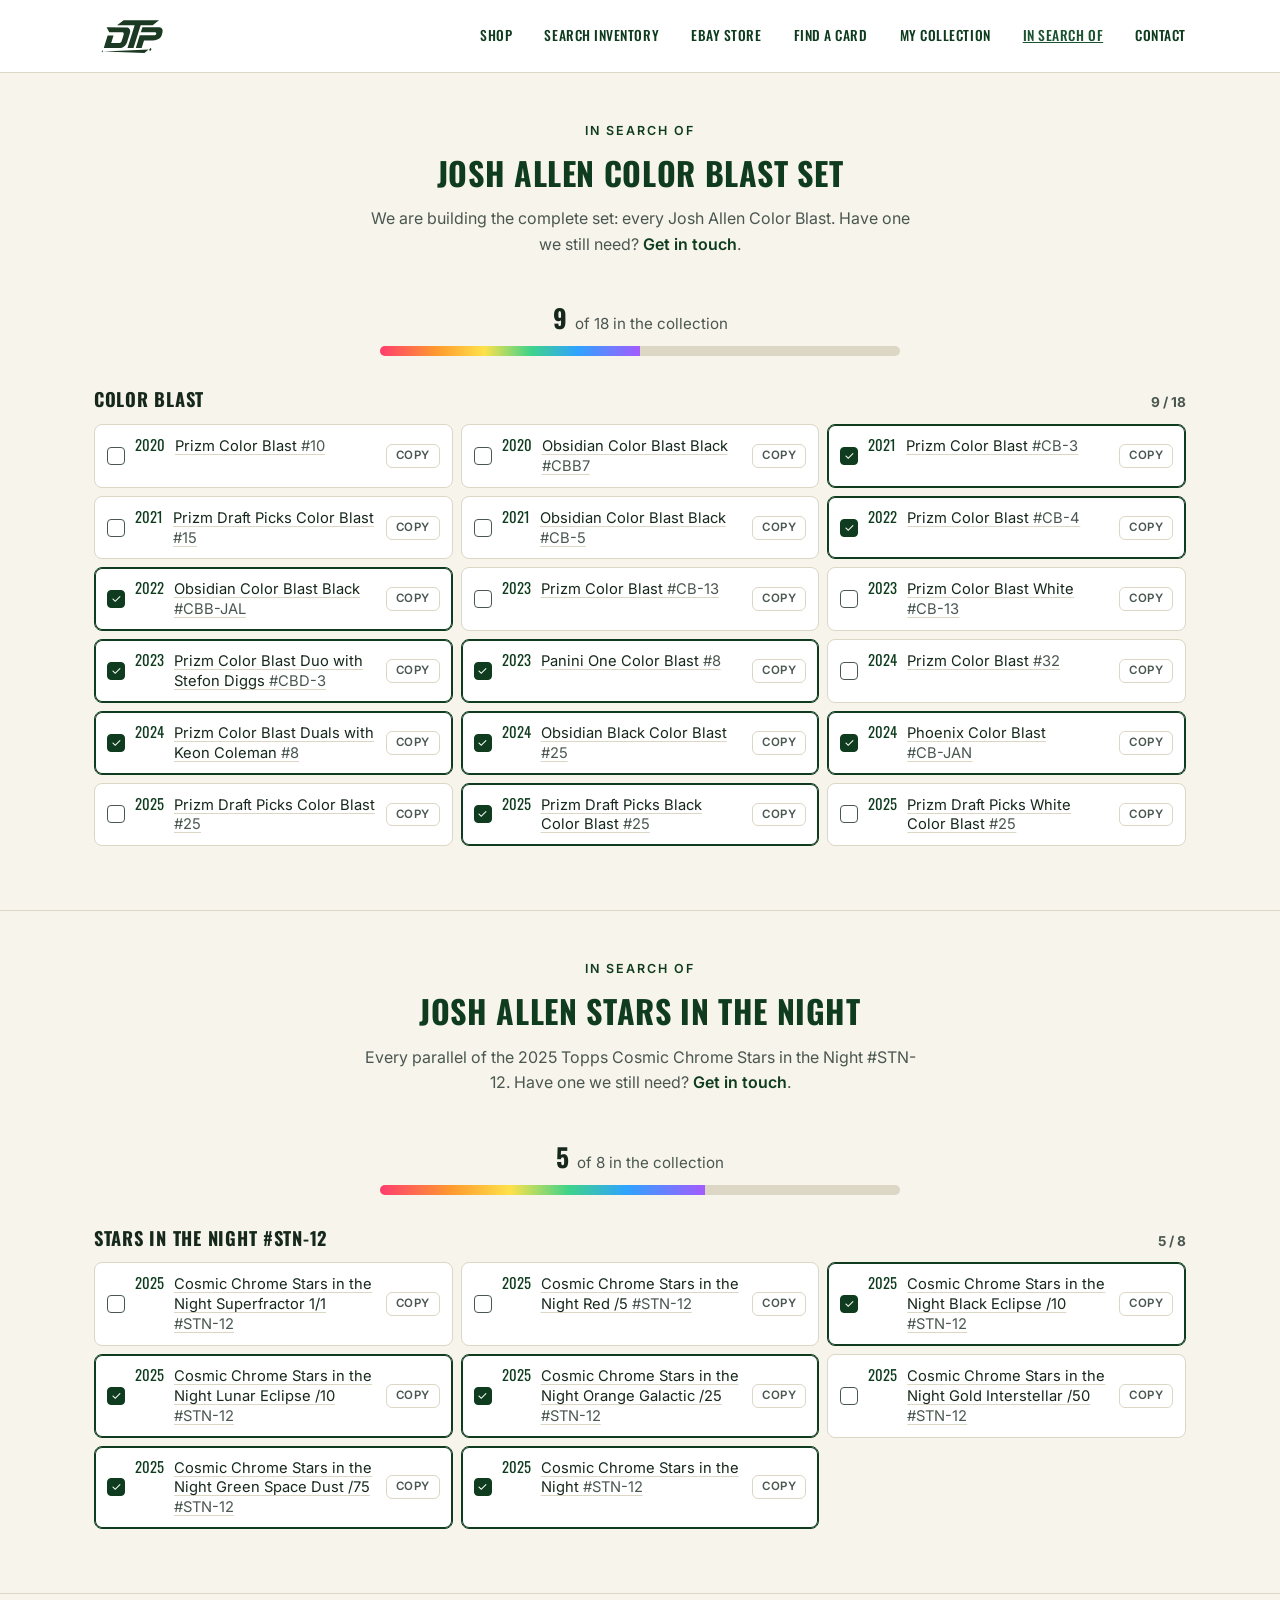
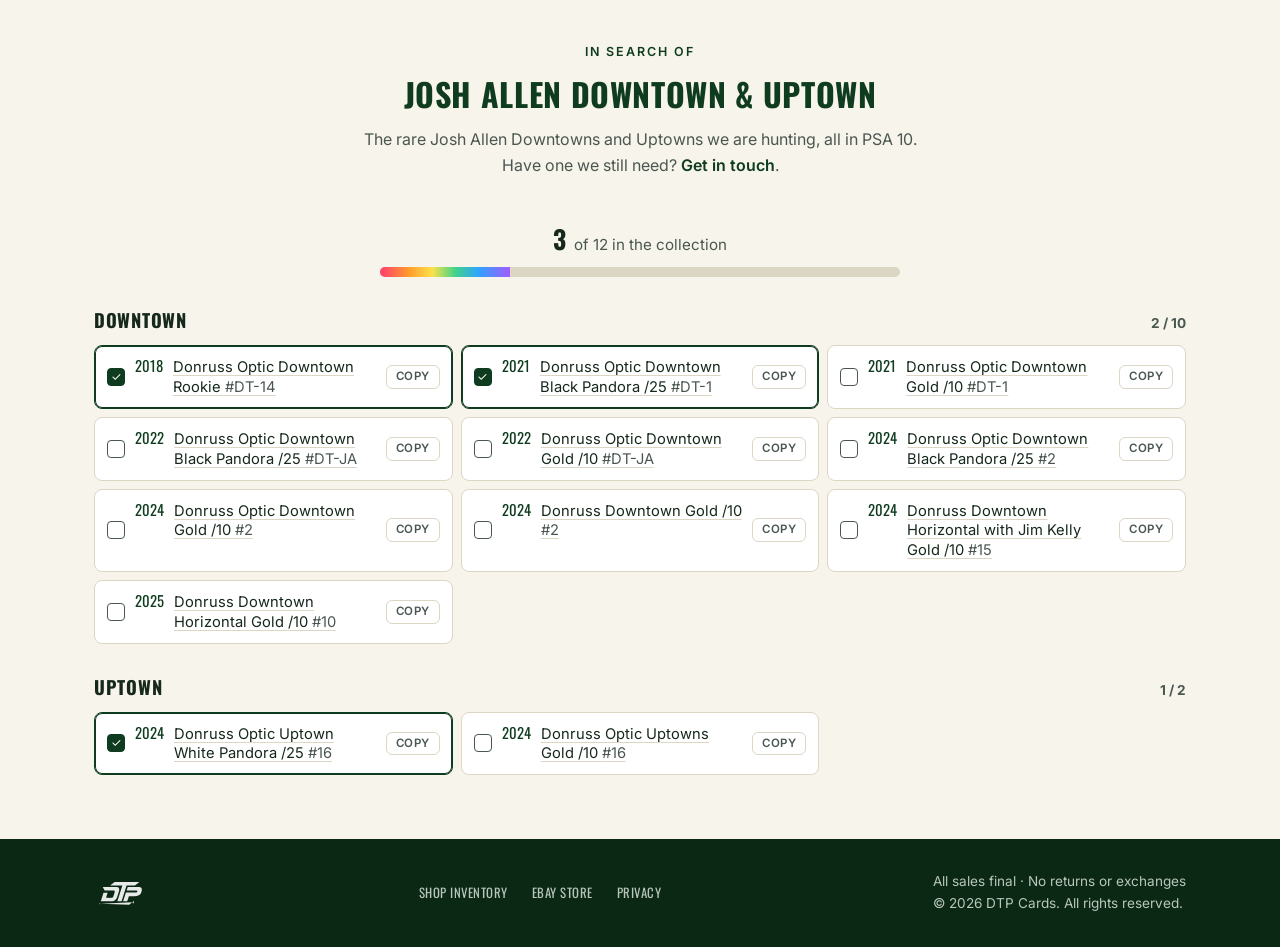
<file: public/in-search-of.html>
<!DOCTYPE html>
<html lang="en">
<head>
<!-- Google tag (gtag.js) — GA4 property "DTP Cards" -->
<script async src="https://www.googletagmanager.com/gtag/js?id=G-9SZVWFL9RR"></script>
<script>
  window.dataLayer = window.dataLayer || [];
  function gtag(){dataLayer.push(arguments);}
  gtag('js', new Date());
  gtag('config', 'G-9SZVWFL9RR');
</script>

<meta charset="UTF-8">
<meta name="viewport" content="width=device-width, initial-scale=1.0">
<!-- Meta/Facebook domain verification. Required before a Facebook Shop can be
     published, which is what lets the business Page sell the catalogue instead
     of listing from Craig's personal Marketplace profile. Must stay inside
     <head> and must be in the served HTML - Meta explicitly fails verification
     if the tag is injected by JavaScript, which is why it is hardcoded here
     rather than added by a script. Do not remove. -->
<meta name="facebook-domain-verification" content="b81lzjg4tmxpvg4hx58yerm6fcnrnx" />
<title>In Search Of | DTP Cards</title>
<meta name="description" content="Cards DTP Cards is looking to buy: the complete Josh Allen Color Blast set and every Josh Allen Stars in the Night parallel, and the rare Josh Allen Downtowns and Uptowns in PSA 10. Have one? Get in touch.">
<link rel="icon" type="image/svg+xml" href="images/logo.svg">
<link rel="icon" type="image/png" href="images/favicon.png">
<link rel="apple-touch-icon" href="images/favicon.png">
<link rel="preconnect" href="https://fonts.googleapis.com">
<link rel="preconnect" href="https://fonts.gstatic.com" crossorigin>
<link href="https://fonts.googleapis.com/css2?family=Oswald:wght@500;600;700&family=Inter:wght@400;500;600&display=swap" rel="stylesheet">
<link rel="stylesheet" href="css/styles.css?v=20261124d">
<!-- Open Graph / social share preview. Without these a shared link renders as a
     bare URL — most of our traffic arrives from Instagram and text messages. -->
<meta property="og:type" content="website">
<meta property="og:site_name" content="DTP Cards">
<meta property="og:title" content="DTP Sports Cards">
<meta property="og:description" content="Sports cards: graded slabs, autos and case hits. Shop the collection or find us on eBay.">
<meta property="og:url" content="https://duxtradingpost.com/">
<meta property="og:image" content="https://duxtradingpost.com/images/og.jpg">
<meta property="og:image:width" content="1200">
<meta property="og:image:height" content="630">
<meta property="og:image:alt" content="DTP Cards logo">
<meta name="twitter:card" content="summary_large_image">
<meta name="twitter:title" content="DTP Sports Cards">
<meta name="twitter:description" content="Sports cards: graded slabs, autos and case hits. Shop the collection or find us on eBay.">
<meta name="twitter:image" content="https://duxtradingpost.com/images/og.jpg">
<link rel="canonical" href="https://duxtradingpost.com/in-search-of.html">


<!-- Meta Pixel — same pixel ID as the Shopify store, so browsing here and
     checkout there report as one funnel instead of two blind halves. -->
<script>
!function(f,b,e,v,n,t,s)
{if(f.fbq)return;n=f.fbq=function(){n.callMethod?
n.callMethod.apply(n,arguments):n.queue.push(arguments)};
if(!f._fbq)f._fbq=n;n.push=n;n.loaded=!0;n.version='2.0';
n.queue=[];t=b.createElement(e);t.async=!0;
t.src=v;s=b.getElementsByTagName(e)[0];
s.parentNode.insertBefore(t,s)}(window, document,'script',
'https://connect.facebook.net/en_US/fbevents.js');
fbq('init', '1103188462148115');
fbq('track', 'PageView');
</script>
<noscript><img height="1" width="1" style="display:none" alt=""
src="https://www.facebook.com/tr?id=1103188462148115&ev=PageView&noscript=1"/></noscript>
<!-- End Meta Pixel -->
<script type="application/ld+json">
{
  "@context": "https://schema.org",
  "@type": "Store",
  "name": "DTP Cards",
  "legalName": "Duxbury Trading Post, LLC",
  "description": "Sports cards and Pok\u00e9mon. Selling singles, graded slabs and sealed product.",
  "url": "https://duxtradingpost.com/",
  "logo": "https://duxtradingpost.com/images/logo.svg",
  "image": "https://duxtradingpost.com/images/og.jpg",
  "knowsAbout": ["Sports cards", "Trading cards", "Graded cards", "Pok\u00e9mon cards"],
  "sameAs": [
    "https://instagram.com/duxtradingpost",
    "https://www.facebook.com/dtpcards",
    "https://www.ebay.com/usr/dtpcards"
  ]
}
</script>
</head>
<body>

<!-- Shipping delay notice. The markup is removed when not in use: js/banner.js
     hides it for visitors, but a first-pass crawler still reads the text, and a
     three-week-old "shipping paused" line is not what should appear in a search
     snippet. To use it again, restore this block (git history has it), set
     AWAY_UNTIL to a future date in js/banner.js, and update the copy. -->

<!-- Header -->
<header class="site-header">
  <div class="container header-inner">
    <a href="index.html" class="brand">
      <img src="images/logo.svg" alt="DTP Cards" class="brand-logo">
    </a>
    <nav class="main-nav" id="main-nav">
      <a href="index.html#shop">Shop</a>
      <a href="inventory.html">Search Inventory</a>
      <a href="https://www.ebay.com/usr/dtpcards" target="_blank" rel="noopener">eBay Store</a>
      <a href="index.html#find">Find a Card</a>
      <a href="collection.html">My Collection</a>
      <a href="in-search-of.html" class="is-current">In Search Of</a>
      <a href="index.html#contact">Contact</a>
    </nav>
    <button class="nav-toggle" id="nav-toggle" aria-label="Toggle menu" aria-expanded="false">
      <span></span><span></span><span></span>
    </button>
  </div>
</header>

<!-- CB-CHECKLIST:START (generated by reports/build-cb-checklist.py) -->
<section class="cb-set cb-set--page" id="color-blast-set" aria-labelledby="cb-set-title">
  <div class="container">
    <p class="cb-eyebrow">In Search Of</p>
    <h1 class="section-title" id="cb-set-title">Josh Allen Color Blast Set</h1>
    <p class="section-sub">We are building the complete set: every Josh Allen Color Blast. Have one we still need? <a href="index.html#contact">Get in touch</a>.</p>
    <div class="cb-progress"><span class="cb-count"><b>9</b> of 18 in the collection</span>
      <div class="cb-bar" role="progressbar" aria-label="Set progress" aria-valuemin="0" aria-valuemax="18" aria-valuenow="9"><i style="width:50.0%"></i></div></div>
    <h3 class="cb-group">Color Blast <span>9 / 18</span></h3>
    <ul class="cb-list">
      <li><span class="cb-check" aria-label="Still needed"></span><span class="cb-yr">2020</span> <span class="cb-name">Prizm Color Blast <span class="cb-num">#10</span></span></li>
      <li><span class="cb-check" aria-label="Still needed"></span><span class="cb-yr">2020</span> <span class="cb-name">Obsidian Color Blast Black <span class="cb-num">#CBB7</span></span></li>
      <li class="is-owned"><span class="cb-check" aria-label="In the collection">&#10003;</span><span class="cb-yr">2021</span> <span class="cb-name">Prizm Color Blast <span class="cb-num">#CB-3</span></span></li>
      <li><span class="cb-check" aria-label="Still needed"></span><span class="cb-yr">2021</span> <span class="cb-name">Prizm Draft Picks Color Blast <span class="cb-num">#15</span></span></li>
      <li><span class="cb-check" aria-label="Still needed"></span><span class="cb-yr">2021</span> <span class="cb-name">Obsidian Color Blast Black <span class="cb-num">#CB-5</span></span></li>
      <li class="is-owned"><span class="cb-check" aria-label="In the collection">&#10003;</span><span class="cb-yr">2022</span> <span class="cb-name">Prizm Color Blast <span class="cb-num">#CB-4</span></span></li>
      <li class="is-owned"><span class="cb-check" aria-label="In the collection">&#10003;</span><span class="cb-yr">2022</span> <span class="cb-name">Obsidian Color Blast Black <span class="cb-num">#CBB-JAL</span></span></li>
      <li><span class="cb-check" aria-label="Still needed"></span><span class="cb-yr">2023</span> <span class="cb-name">Prizm Color Blast <span class="cb-num">#CB-13</span></span></li>
      <li><span class="cb-check" aria-label="Still needed"></span><span class="cb-yr">2023</span> <span class="cb-name">Prizm Color Blast White <span class="cb-num">#CB-13</span></span></li>
      <li class="is-owned"><span class="cb-check" aria-label="In the collection">&#10003;</span><span class="cb-yr">2023</span> <span class="cb-name">Prizm Color Blast Duo with Stefon Diggs <span class="cb-num">#CBD-3</span></span></li>
      <li class="is-owned"><span class="cb-check" aria-label="In the collection">&#10003;</span><span class="cb-yr">2023</span> <span class="cb-name">Panini One Color Blast <span class="cb-num">#8</span></span></li>
      <li><span class="cb-check" aria-label="Still needed"></span><span class="cb-yr">2024</span> <span class="cb-name">Prizm Color Blast <span class="cb-num">#32</span></span></li>
      <li class="is-owned"><span class="cb-check" aria-label="In the collection">&#10003;</span><span class="cb-yr">2024</span> <span class="cb-name">Prizm Color Blast Duals with Keon Coleman <span class="cb-num">#8</span></span></li>
      <li class="is-owned"><span class="cb-check" aria-label="In the collection">&#10003;</span><span class="cb-yr">2024</span> <span class="cb-name">Obsidian Black Color Blast <span class="cb-num">#25</span></span></li>
      <li class="is-owned"><span class="cb-check" aria-label="In the collection">&#10003;</span><span class="cb-yr">2024</span> <span class="cb-name">Phoenix Color Blast <span class="cb-num">#CB-JAN</span></span></li>
      <li><span class="cb-check" aria-label="Still needed"></span><span class="cb-yr">2025</span> <span class="cb-name">Prizm Draft Picks Color Blast <span class="cb-num">#25</span></span></li>
      <li class="is-owned"><span class="cb-check" aria-label="In the collection">&#10003;</span><span class="cb-yr">2025</span> <span class="cb-name">Prizm Draft Picks Black Color Blast <span class="cb-num">#25</span></span></li>
      <li><span class="cb-check" aria-label="Still needed"></span><span class="cb-yr">2025</span> <span class="cb-name">Prizm Draft Picks White Color Blast <span class="cb-num">#25</span></span></li>
    </ul>
  </div>
</section>
<!-- CB-CHECKLIST:END -->

<!-- STN-CHECKLIST:START (generated by reports/build-stn-checklist.py) -->
<section class="cb-set" id="stars-in-the-night-set" aria-labelledby="stn-set-title">
  <div class="container">
    <p class="cb-eyebrow">In Search Of</p>
    <h2 class="section-title" id="stn-set-title">Josh Allen Stars in the Night</h2>
    <p class="section-sub">Every parallel of the 2025 Topps Cosmic Chrome Stars in the Night #STN-12. Have one we still need? <a href="index.html#contact">Get in touch</a>.</p>
    <div class="cb-progress"><span class="cb-count"><b>5</b> of 8 in the collection</span>
      <div class="cb-bar" role="progressbar" aria-label="Stars in the Night progress" aria-valuemin="0" aria-valuemax="8" aria-valuenow="5"><i style="width:62.5%"></i></div></div>
    <h3 class="cb-group">Stars in the Night #STN-12 <span>5 / 8</span></h3>
    <ul class="cb-list">
      <li><span class="cb-check" aria-label="Still needed"></span><span class="cb-yr">2025</span> <span class="cb-name">Cosmic Chrome Stars in the Night Superfractor 1/1 <span class="cb-num">#STN-12</span></span></li>
      <li><span class="cb-check" aria-label="Still needed"></span><span class="cb-yr">2025</span> <span class="cb-name">Cosmic Chrome Stars in the Night Red /5 <span class="cb-num">#STN-12</span></span></li>
      <li class="is-owned"><span class="cb-check" aria-label="In the collection">&#10003;</span><span class="cb-yr">2025</span> <span class="cb-name">Cosmic Chrome Stars in the Night Black Eclipse /10 <span class="cb-num">#STN-12</span></span></li>
      <li class="is-owned"><span class="cb-check" aria-label="In the collection">&#10003;</span><span class="cb-yr">2025</span> <span class="cb-name">Cosmic Chrome Stars in the Night Lunar Eclipse /10 <span class="cb-num">#STN-12</span></span></li>
      <li class="is-owned"><span class="cb-check" aria-label="In the collection">&#10003;</span><span class="cb-yr">2025</span> <span class="cb-name">Cosmic Chrome Stars in the Night Orange Galactic /25 <span class="cb-num">#STN-12</span></span></li>
      <li><span class="cb-check" aria-label="Still needed"></span><span class="cb-yr">2025</span> <span class="cb-name">Cosmic Chrome Stars in the Night Gold Interstellar /50 <span class="cb-num">#STN-12</span></span></li>
      <li class="is-owned"><span class="cb-check" aria-label="In the collection">&#10003;</span><span class="cb-yr">2025</span> <span class="cb-name">Cosmic Chrome Stars in the Night Green Space Dust /75 <span class="cb-num">#STN-12</span></span></li>
      <li class="is-owned"><span class="cb-check" aria-label="In the collection">&#10003;</span><span class="cb-yr">2025</span> <span class="cb-name">Cosmic Chrome Stars in the Night <span class="cb-num">#STN-12</span></span></li>
    </ul>
  </div>
</section>
<!-- STN-CHECKLIST:END -->

<!-- DTUT-CHECKLIST:START (generated by reports/build-dtut-checklist.py) -->
<section class="cb-set" id="downtown-uptown-set" aria-labelledby="dtut-set-title">
  <div class="container">
    <p class="cb-eyebrow">In Search Of</p>
    <h2 class="section-title" id="dtut-set-title">Josh Allen Downtown &amp; Uptown</h2>
    <p class="section-sub">The rare Josh Allen Downtowns and Uptowns we are hunting, all in PSA 10. Have one we still need? <a href="index.html#contact">Get in touch</a>.</p>
    <div class="cb-progress"><span class="cb-count"><b>3</b> of 12 in the collection</span>
      <div class="cb-bar" role="progressbar" aria-label="Downtown and Uptown progress" aria-valuemin="0" aria-valuemax="12" aria-valuenow="3"><i style="width:25.0%"></i></div></div>
    <h3 class="cb-group">Downtown <span>2 / 10</span></h3>
    <ul class="cb-list">
      <li class="is-owned"><span class="cb-check" aria-label="In the collection">&#10003;</span><span class="cb-yr">2018</span> <span class="cb-name">Donruss Optic Downtown Rookie <span class="cb-num">#DT-14</span></span></li>
      <li class="is-owned"><span class="cb-check" aria-label="In the collection">&#10003;</span><span class="cb-yr">2021</span> <span class="cb-name">Donruss Optic Downtown Black Pandora /25 <span class="cb-num">#DT-1</span></span></li>
      <li><span class="cb-check" aria-label="Still needed"></span><span class="cb-yr">2021</span> <span class="cb-name">Donruss Optic Downtown Gold /10 <span class="cb-num">#DT-1</span></span></li>
      <li><span class="cb-check" aria-label="Still needed"></span><span class="cb-yr">2022</span> <span class="cb-name">Donruss Optic Downtown Black Pandora /25 <span class="cb-num">#DT-JA</span></span></li>
      <li><span class="cb-check" aria-label="Still needed"></span><span class="cb-yr">2022</span> <span class="cb-name">Donruss Optic Downtown Gold /10 <span class="cb-num">#DT-JA</span></span></li>
      <li><span class="cb-check" aria-label="Still needed"></span><span class="cb-yr">2024</span> <span class="cb-name">Donruss Optic Downtown Black Pandora /25 <span class="cb-num">#2</span></span></li>
      <li><span class="cb-check" aria-label="Still needed"></span><span class="cb-yr">2024</span> <span class="cb-name">Donruss Optic Downtown Gold /10 <span class="cb-num">#2</span></span></li>
      <li><span class="cb-check" aria-label="Still needed"></span><span class="cb-yr">2024</span> <span class="cb-name">Donruss Downtown Gold /10 <span class="cb-num">#2</span></span></li>
      <li><span class="cb-check" aria-label="Still needed"></span><span class="cb-yr">2024</span> <span class="cb-name">Donruss Downtown Horizontal with Jim Kelly Gold /10 <span class="cb-num">#15</span></span></li>
      <li><span class="cb-check" aria-label="Still needed"></span><span class="cb-yr">2025</span> <span class="cb-name">Donruss Downtown Horizontal Gold /10 <span class="cb-num">#10</span></span></li>
    </ul>
    <h3 class="cb-group">Uptown <span>1 / 2</span></h3>
    <ul class="cb-list">
      <li class="is-owned"><span class="cb-check" aria-label="In the collection">&#10003;</span><span class="cb-yr">2024</span> <span class="cb-name">Donruss Optic Uptown White Pandora /25 <span class="cb-num">#16</span></span></li>
      <li><span class="cb-check" aria-label="Still needed"></span><span class="cb-yr">2024</span> <span class="cb-name">Donruss Optic Uptowns Gold /10 <span class="cb-num">#16</span></span></li>
    </ul>
  </div>
</section>
<!-- DTUT-CHECKLIST:END -->

<footer class="site-footer">
  <div class="container footer-inner">
    <img src="images/logo.svg" alt="DTP Cards" class="footer-logo">
    <nav class="footer-links">
      <a href="inventory.html">Shop Inventory</a>
      <a href="https://www.ebay.com/usr/dtpcards" target="_blank" rel="noopener">eBay Store</a>
      <a href="privacy.html">Privacy</a>
    </nav>
    <p>All sales final &middot; No returns or exchanges<br>
    &copy; <span id="year"></span> DTP Cards. All rights reserved.</p>
  </div>
</footer>

<script src="js/main.js?v=20261106a"></script>
<script src="js/banner.js?v=20260921e"></script>
<script src="js/hold-zoom.js?v=20261001b"></script>
<script src="js/card-download.js?v=20261116b"></script>
<script src="js/isearch-links.js?v=20261105a"></script>
</body>
</html>
</file>
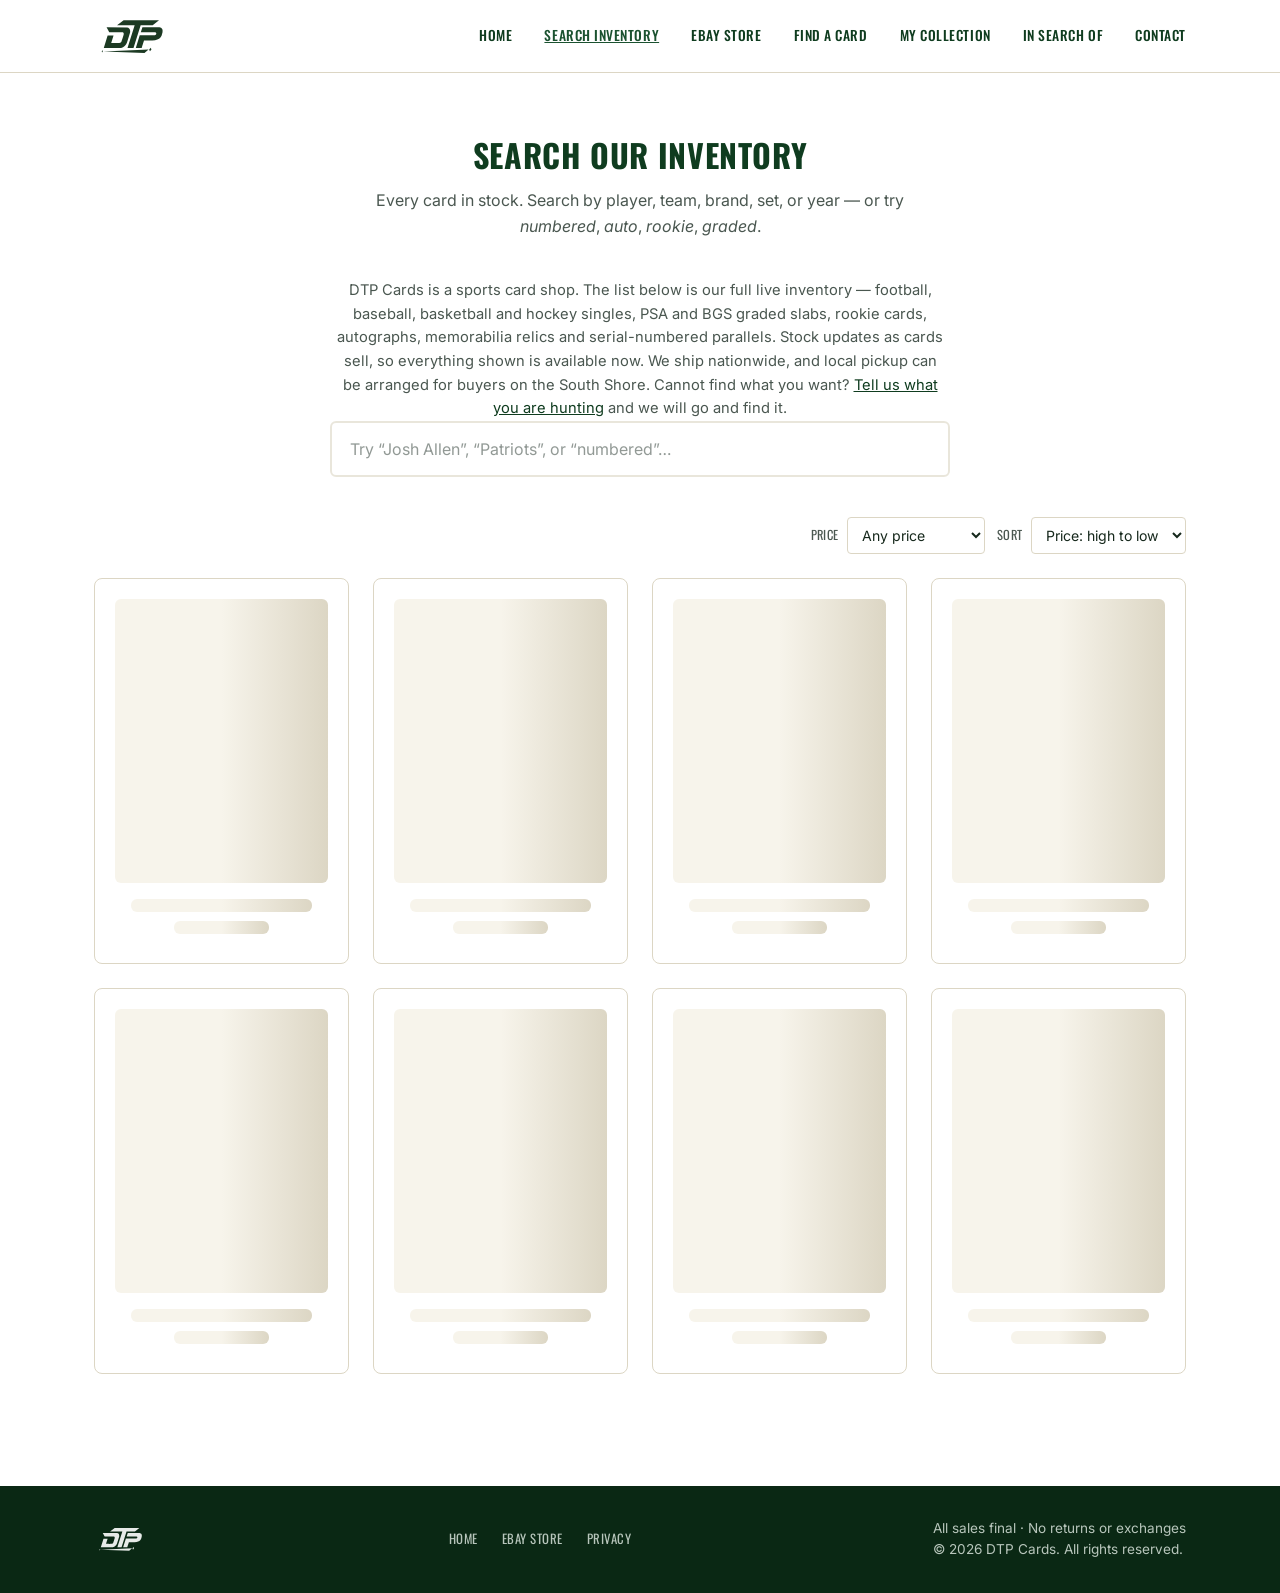
<file: public/inventory.html>
<!DOCTYPE html>
<html lang="en">
<head>
<!-- Google tag (gtag.js) — GA4 property "DTP Cards" -->
<script async src="https://www.googletagmanager.com/gtag/js?id=G-9SZVWFL9RR"></script>
<script>
  window.dataLayer = window.dataLayer || [];
  function gtag(){dataLayer.push(arguments);}
  gtag('js', new Date());
  gtag('config', 'G-9SZVWFL9RR');
</script>

<meta charset="UTF-8">
<meta name="viewport" content="width=device-width, initial-scale=1.0">
<title>Search Our Inventory | DTP Cards</title>
<meta name="description" content="Search every card in stock at DTP Cards — by player, team, brand, or set.">
<link rel="icon" type="image/svg+xml" href="images/logo.svg">
<link rel="icon" type="image/png" href="images/favicon.png">
<link rel="apple-touch-icon" href="images/favicon.png">
<link rel="preconnect" href="https://fonts.googleapis.com">
<link rel="preconnect" href="https://fonts.gstatic.com" crossorigin>
<link href="https://fonts.googleapis.com/css2?family=Oswald:wght@500;600;700&family=Inter:wght@400;500;600&display=swap" rel="stylesheet">
<link rel="stylesheet" href="css/styles.css?v=20261124a">
<!-- Open Graph / social share preview. Without these a shared link renders as a
     bare URL — most of our traffic arrives from Instagram and text messages. -->
<meta property="og:type" content="website">
<meta property="og:site_name" content="DTP Cards">
<meta property="og:title" content="Search Our Inventory | DTP Cards">
<meta property="og:description" content="Every card in stock — search by player, team, brand, or set.">
<meta property="og:url" content="https://duxtradingpost.com/inventory.html">
<meta property="og:image" content="https://duxtradingpost.com/images/og.jpg">
<meta property="og:image:width" content="1200">
<meta property="og:image:height" content="630">
<meta property="og:image:alt" content="DTP Cards logo">
<meta name="twitter:card" content="summary_large_image">
<meta name="twitter:title" content="Search Our Inventory | DTP Cards">
<meta name="twitter:description" content="Every card in stock — search by player, team, brand, or set.">
<meta name="twitter:image" content="https://duxtradingpost.com/images/og.jpg">
<link rel="canonical" href="https://duxtradingpost.com/inventory.html">


<!-- Meta Pixel — same pixel ID as the Shopify store, so browsing here and
     checkout there report as one funnel instead of two blind halves. -->
<script>
!function(f,b,e,v,n,t,s)
{if(f.fbq)return;n=f.fbq=function(){n.callMethod?
n.callMethod.apply(n,arguments):n.queue.push(arguments)};
if(!f._fbq)f._fbq=n;n.push=n;n.loaded=!0;n.version='2.0';
n.queue=[];t=b.createElement(e);t.async=!0;
t.src=v;s=b.getElementsByTagName(e)[0];
s.parentNode.insertBefore(t,s)}(window, document,'script',
'https://connect.facebook.net/en_US/fbevents.js');
fbq('init', '1103188462148115');
fbq('track', 'PageView');
</script>
<noscript><img height="1" width="1" style="display:none" alt=""
src="https://www.facebook.com/tr?id=1103188462148115&ev=PageView&noscript=1"/></noscript>
<!-- End Meta Pixel -->
<!-- Structured data. The inventory page is the one that should carry it: it is
     what people land on from search, and it is where the "we also buy" intent
     lives. Individual cards are not marked up because they have no URL on this
     domain — they live on Shopify. -->
<script type="application/ld+json">
{
  "@context": "https://schema.org",
  "@type": "Store",
  "name": "DTP Cards",
  "legalName": "Duxbury Trading Post, LLC",
  "description": "Live sports card inventory \u2014 football, baseball, basketball and hockey singles, PSA and BGS graded slabs, rookie cards, autographs and serial-numbered parallels. Cannot find it? We source specific cards, players and teams to your budget.",
  "url": "https://duxtradingpost.com/inventory.html",
  "logo": "https://duxtradingpost.com/images/logo.svg",
  "image": "https://duxtradingpost.com/images/og.jpg",
  "knowsAbout": ["Sports cards", "Trading cards", "Graded cards", "Pok\u00e9mon cards"],
  "sameAs": [
    "https://instagram.com/duxtradingpost",
    "https://www.facebook.com/dtpcards",
    "https://www.ebay.com/usr/dtpcards"
  ]
}
</script>
</head>
<body>

<!-- Shipping delay notice. The markup is removed when not in use: js/banner.js
     hides it for visitors, but a first-pass crawler still reads the text, and a
     three-week-old "shipping paused" line is not what should appear in a search
     snippet. To use it again, restore this block (git history has it), set
     AWAY_UNTIL to a future date in js/banner.js, and update the copy. -->

<!-- Header -->
<header class="site-header">
  <div class="container header-inner">
    <a href="index.html" class="brand">
      <img src="images/logo.svg" alt="DTP Cards" class="brand-logo">
    </a>
    <nav class="main-nav" id="main-nav">
      <a href="index.html">Home</a>
      <a href="inventory.html" class="is-current">Search Inventory</a>
      <a href="https://www.ebay.com/usr/dtpcards" target="_blank" rel="noopener">eBay Store</a>
      <a href="index.html#find">Find a Card</a>
      <a href="collection.html">My Collection</a>
      <a href="in-search-of.html">In Search Of</a>
      <a href="index.html#contact">Contact</a>
    </nav>
    <button class="nav-toggle" id="nav-toggle" aria-label="Toggle menu" aria-expanded="false">
      <span></span><span></span><span></span>
    </button>
  </div>
</header>

<section class="inventory">
  <div class="container">
    <h1 class="section-title">Search Our Inventory</h1>
    <p class="section-sub">
      Every card in stock. Search by player, team, brand, set, or year &mdash;
      or try <em>numbered</em>, <em>auto</em>, <em>rookie</em>, <em>graded</em>.
    </p>

    <!-- Static copy so the page has something to index. Everything below this
         point is rendered from the Shopify Storefront API after the page loads,
         which Google only sees on a second rendering pass — a page whose
         first-pass content reads "Loading inventory" is a poor candidate for
         indexing, which is exactly what Search Console reported. -->
    <p class="inv-intro">
      DTP Cards is a sports card shop. The list below is our full live inventory &mdash; football,
      baseball, basketball and hockey singles, PSA and BGS graded slabs, rookie
      cards, autographs, memorabilia relics and serial-numbered parallels. Stock
      updates as cards sell, so everything shown is available now. We ship
      nationwide, and local pickup can be arranged for buyers on the South Shore.
      Cannot find what you want? <a href="index.html#find">Tell us what you are hunting</a> and we will go and find it.
    </p>

    <div class="search-wrap">
      <input type="search" id="inv-search" class="search-input" autocomplete="off"
             placeholder="Try &ldquo;Josh Allen&rdquo;, &ldquo;Patriots&rdquo;, or &ldquo;numbered&rdquo;&hellip;"
             aria-label="Search inventory" aria-controls="inv-grid">
      <button type="button" id="inv-clear" class="search-clear" aria-label="Clear search" hidden>&times;</button>
    </div>

    <div class="quick-filters" id="quick-filters" hidden></div>

    <div class="inv-bar">
      <p class="inv-count" id="inv-count" aria-live="polite"></p>
      <div class="inv-controls">
      <label class="sort-label" for="inv-price">
        Price
        <select id="inv-price" class="sort-select">
          <option value="">Any price</option>
          <option value="0-50">Under $50</option>
          <option value="50-100">$50 &ndash; $100</option>
          <option value="100-250">$100 &ndash; $250</option>
          <option value="250-500">$250 &ndash; $500</option>
          <option value="500-1000">$500 &ndash; $1,000</option>
          <option value="1000-">$1,000 &amp; up</option>
        </select>
      </label>
      <label class="sort-label" for="inv-sort">
        Sort
        <select id="inv-sort" class="sort-select">
          <option value="price-desc">Price: high to low</option>
          <option value="price-asc">Price: low to high</option>
          <option value="newest">Newest first</option>
          <option value="title">Name: A&ndash;Z</option>
        </select>
      </label>
      </div>
    </div>

    <!-- Placeholder cards while the catalogue loads. render() replaces the whole
         grid, so nothing here needs clearing by hand. -->
    <div class="product-grid" id="inv-grid">
      <div class="skeleton-card" aria-hidden="true">
        <div class="sk-img"></div><div class="sk-line"></div><div class="sk-line sk-line--short"></div>
      </div>
      <div class="skeleton-card" aria-hidden="true">
        <div class="sk-img"></div><div class="sk-line"></div><div class="sk-line sk-line--short"></div>
      </div>
      <div class="skeleton-card" aria-hidden="true">
        <div class="sk-img"></div><div class="sk-line"></div><div class="sk-line sk-line--short"></div>
      </div>
      <div class="skeleton-card" aria-hidden="true">
        <div class="sk-img"></div><div class="sk-line"></div><div class="sk-line sk-line--short"></div>
      </div>
      <div class="skeleton-card" aria-hidden="true">
        <div class="sk-img"></div><div class="sk-line"></div><div class="sk-line sk-line--short"></div>
      </div>
      <div class="skeleton-card" aria-hidden="true">
        <div class="sk-img"></div><div class="sk-line"></div><div class="sk-line sk-line--short"></div>
      </div>
      <div class="skeleton-card" aria-hidden="true">
        <div class="sk-img"></div><div class="sk-line"></div><div class="sk-line sk-line--short"></div>
      </div>
      <div class="skeleton-card" aria-hidden="true">
        <div class="sk-img"></div><div class="sk-line"></div><div class="sk-line sk-line--short"></div>
      </div>
      <p class="grid-status" id="inv-status" hidden>Loading inventory&hellip;</p>
    </div>

    <div class="load-more-wrap">
      <button type="button" id="inv-more" class="btn btn-outline" hidden>Load more</button>
    </div>
  </div>
</section>

<!-- Photo viewer -->
<div class="lightbox" id="lightbox" hidden role="dialog" aria-modal="true" aria-label="Card photos">
  <button type="button" class="lb-close" id="lb-close" aria-label="Close">&times;</button>
  <button type="button" class="lb-nav lb-prev" id="lb-prev" aria-label="Previous photo">&#8249;</button>
  <figure class="lb-stage">
    <img id="lb-img" alt="">
    <figcaption>
      <button type="button" id="lb-title" class="copy-title" title="Click to copy this title"></button>
      <span class="lb-counter" id="lb-counter"></span>
      <a id="lb-buy" class="btn btn-primary btn-small" target="_blank" rel="noopener">Buy Now</a>
      <button type="button" id="lb-send" class="btn btn-outline btn-small">Share</button>
    </figcaption>
  </figure>
  <button type="button" class="lb-nav lb-next" id="lb-next" aria-label="Next photo">&#8250;</button>
</div>

<!-- Footer -->
<footer class="site-footer">
  <div class="container footer-inner">
    <img src="images/logo.svg" alt="DTP Cards" class="footer-logo">
    <nav class="footer-links">
      <a href="index.html">Home</a>
      <a href="https://www.ebay.com/usr/dtpcards" target="_blank" rel="noopener">eBay Store</a>
      <a href="privacy.html">Privacy</a>
    </nav>
    <p>All sales final &middot; No returns or exchanges<br>
    &copy; <span id="year"></span> DTP Cards. All rights reserved.</p>
  </div>
</footer>

<script src="js/inventory.js?v=20261124b"></script>
<script src="js/banner.js?v=20260921e"></script>
<script src="js/hold-zoom.js?v=20261001b"></script>
<script src="js/card-download.js?v=20261116b"></script>
</body>
</html>
</file>
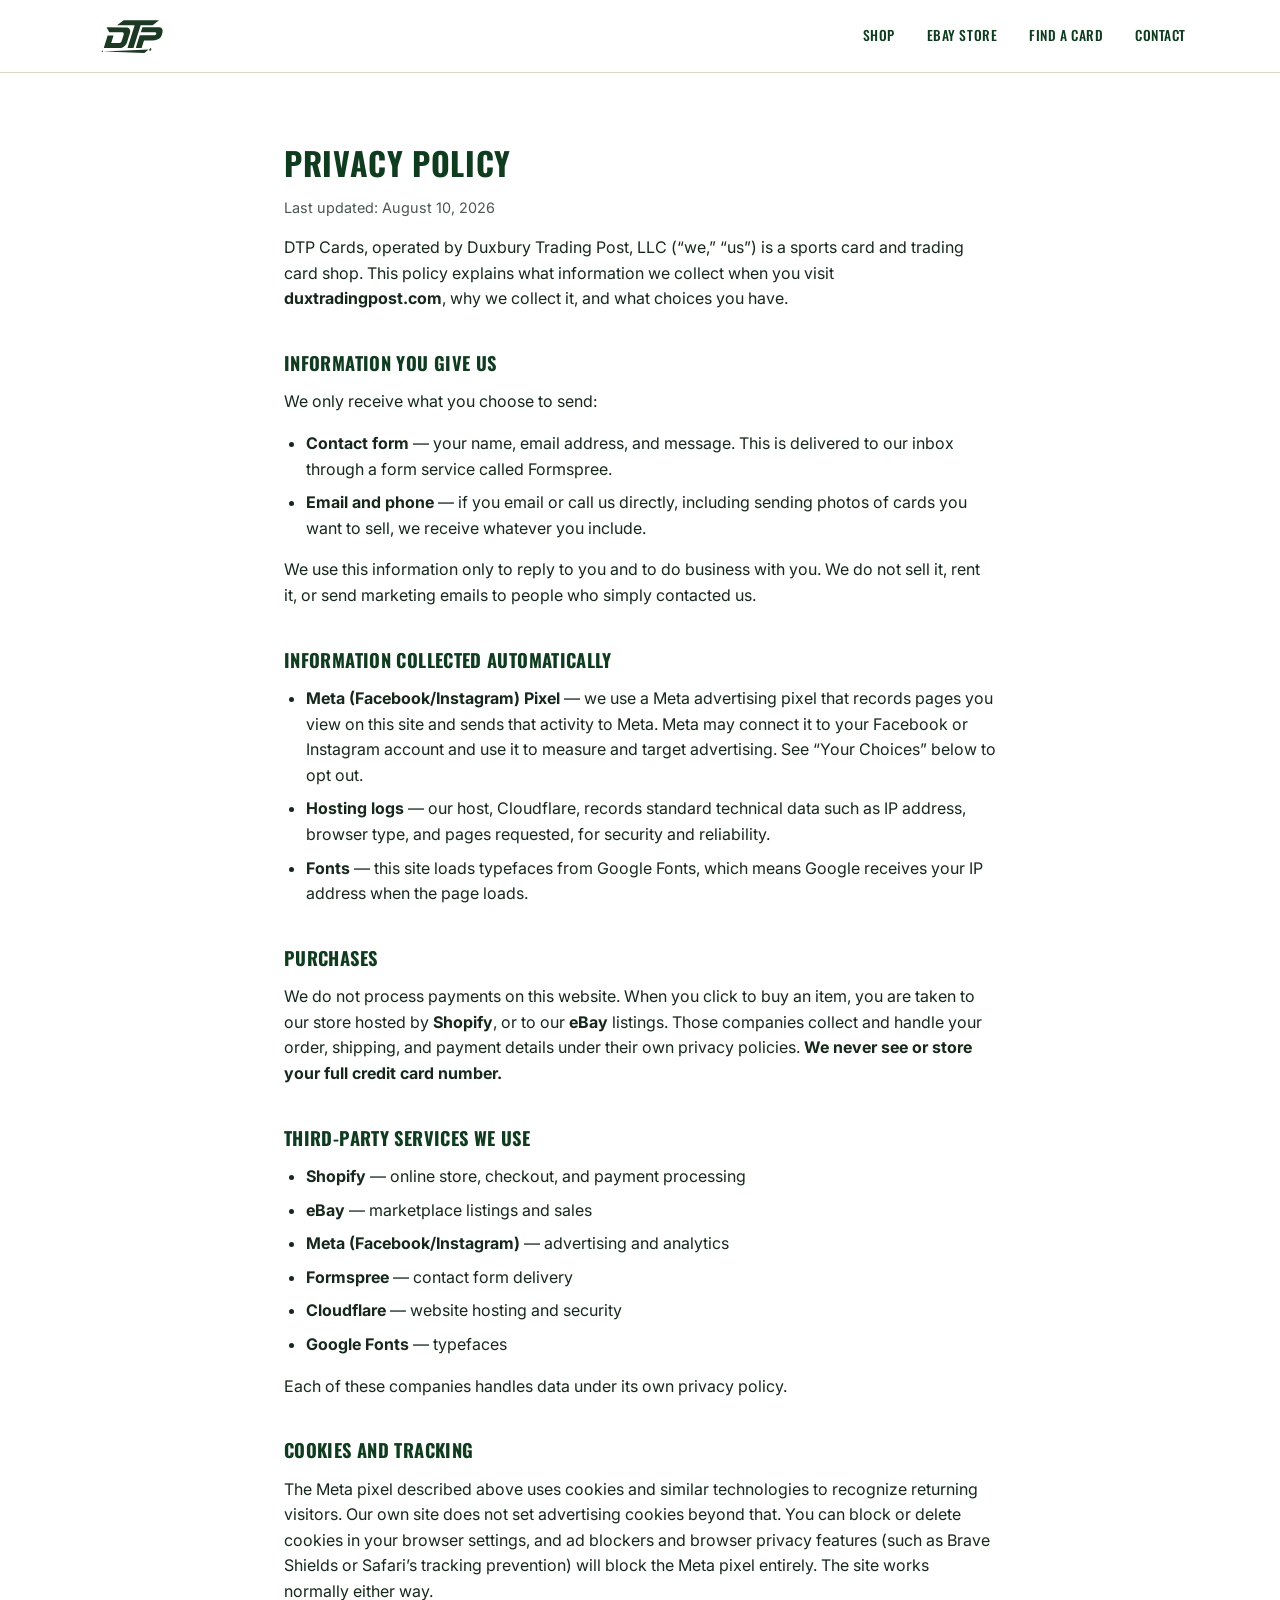
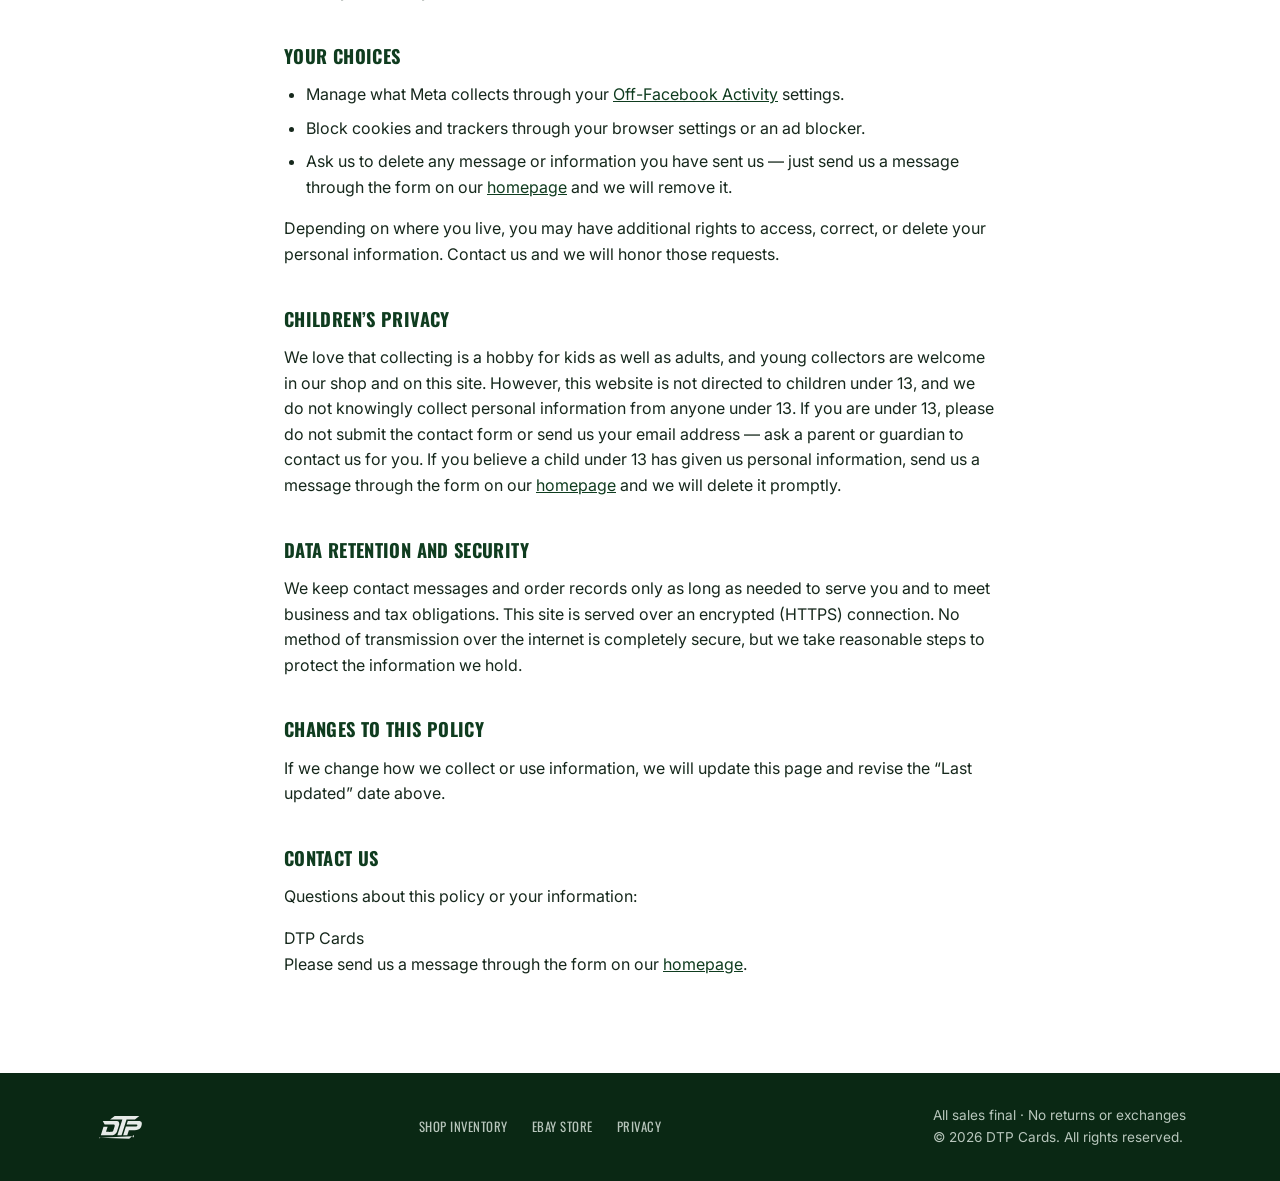
<file: public/privacy.html>
<!DOCTYPE html>
<html lang="en">
<head>
<!-- Google tag (gtag.js) — GA4 property "DTP Cards" -->
<script async src="https://www.googletagmanager.com/gtag/js?id=G-9SZVWFL9RR"></script>
<script>
  window.dataLayer = window.dataLayer || [];
  function gtag(){dataLayer.push(arguments);}
  gtag('js', new Date());
  gtag('config', 'G-9SZVWFL9RR');
</script>

<meta charset="UTF-8">
<meta name="viewport" content="width=device-width, initial-scale=1.0">
<title>Privacy Policy | DTP Cards</title>
<meta name="description" content="How DTP Cards collects, uses, and protects your information.">
<link rel="icon" type="image/svg+xml" href="images/logo.svg">
<link rel="icon" type="image/png" href="images/favicon.png">
<link rel="apple-touch-icon" href="images/favicon.png">
<link rel="preconnect" href="https://fonts.googleapis.com">
<link rel="preconnect" href="https://fonts.gstatic.com" crossorigin>
<link href="https://fonts.googleapis.com/css2?family=Oswald:wght@500;600;700&family=Inter:wght@400;500;600&display=swap" rel="stylesheet">
<link rel="stylesheet" href="css/styles.css">
<!-- Open Graph / social share preview. Without these a shared link renders as a
     bare URL — most of our traffic arrives from Instagram and text messages. -->
<meta property="og:type" content="website">
<meta property="og:site_name" content="DTP Cards">
<meta property="og:title" content="Privacy Policy | DTP Cards">
<meta property="og:description" content="How DTP Cards handles your information.">
<meta property="og:url" content="https://duxtradingpost.com/privacy.html">
<meta property="og:image" content="https://duxtradingpost.com/images/og.jpg">
<meta property="og:image:width" content="1200">
<meta property="og:image:height" content="630">
<meta property="og:image:alt" content="DTP Cards logo">
<meta name="twitter:card" content="summary_large_image">
<meta name="twitter:title" content="Privacy Policy | DTP Cards">
<meta name="twitter:description" content="How DTP Cards handles your information.">
<meta name="twitter:image" content="https://duxtradingpost.com/images/og.jpg">
<link rel="canonical" href="https://duxtradingpost.com/privacy.html">

</head>
<body>

<!-- Header -->
<header class="site-header">
  <div class="container header-inner">
    <a href="index.html" class="brand">
      <img src="images/logo.svg" alt="DTP Cards" class="brand-logo">
    </a>
    <nav class="main-nav" id="main-nav">
      <a href="index.html#shop">Shop</a>
      <a href="https://www.ebay.com/usr/dtpcards" target="_blank" rel="noopener">eBay Store</a>
      <a href="index.html#find">Find a Card</a>
      <a href="index.html#contact">Contact</a>
    </nav>
    <button class="nav-toggle" id="nav-toggle" aria-label="Toggle menu" aria-expanded="false">
      <span></span><span></span><span></span>
    </button>
  </div>
</header>

<section class="legal">
  <div class="container legal-inner">
    <h1>Privacy Policy</h1>
    <p class="legal-updated">Last updated: August 10, 2026</p>

    <p>DTP Cards, operated by Duxbury Trading Post, LLC (&ldquo;we,&rdquo; &ldquo;us&rdquo;) is a sports card and
    trading card shop. This policy explains what information
    we collect when you visit <strong>duxtradingpost.com</strong>, why we collect it, and what
    choices you have.</p>

    <h2>Information You Give Us</h2>
    <p>We only receive what you choose to send:</p>
    <ul>
      <li><strong>Contact form</strong> &mdash; your name, email address, and message. This is delivered
      to our inbox through a form service called Formspree.</li>
      <li><strong>Email and phone</strong> &mdash; if you email or call us directly, including sending
      photos of cards you want to sell, we receive whatever you include.</li>
    </ul>
    <p>We use this information only to reply to you and to do business with you. We do not sell it,
    rent it, or send marketing emails to people who simply contacted us.</p>

    <h2>Information Collected Automatically</h2>
    <ul>
      <li><strong>Meta (Facebook/Instagram) Pixel</strong> &mdash; we use a Meta advertising pixel that
      records pages you view on this site and sends that activity to Meta. Meta may connect it to your
      Facebook or Instagram account and use it to measure and target advertising. See
      &ldquo;Your Choices&rdquo; below to opt out.</li>
      <li><strong>Hosting logs</strong> &mdash; our host, Cloudflare, records standard technical data
      such as IP address, browser type, and pages requested, for security and reliability.</li>
      <li><strong>Fonts</strong> &mdash; this site loads typefaces from Google Fonts, which means Google
      receives your IP address when the page loads.</li>
    </ul>

    <h2>Purchases</h2>
    <p>We do not process payments on this website. When you click to buy an item, you are taken to our
    store hosted by <strong>Shopify</strong>, or to our <strong>eBay</strong> listings. Those companies
    collect and handle your order, shipping, and payment details under their own privacy policies.
    <strong>We never see or store your full credit card number.</strong></p>

    <h2>Third-Party Services We Use</h2>
    <ul>
      <li><strong>Shopify</strong> &mdash; online store, checkout, and payment processing</li>
      <li><strong>eBay</strong> &mdash; marketplace listings and sales</li>
      <li><strong>Meta (Facebook/Instagram)</strong> &mdash; advertising and analytics</li>
      <li><strong>Formspree</strong> &mdash; contact form delivery</li>
      <li><strong>Cloudflare</strong> &mdash; website hosting and security</li>
      <li><strong>Google Fonts</strong> &mdash; typefaces</li>
    </ul>
    <p>Each of these companies handles data under its own privacy policy.</p>

    <h2>Cookies and Tracking</h2>
    <p>The Meta pixel described above uses cookies and similar technologies to recognize returning
    visitors. Our own site does not set advertising cookies beyond that. You can block or delete
    cookies in your browser settings, and ad blockers and browser privacy features (such as Brave
    Shields or Safari&rsquo;s tracking prevention) will block the Meta pixel entirely. The site works
    normally either way.</p>

    <h2>Your Choices</h2>
    <ul>
      <li>Manage what Meta collects through your
      <a href="https://www.facebook.com/off_facebook_activity" target="_blank" rel="noopener">Off-Facebook
      Activity</a> settings.</li>
      <li>Block cookies and trackers through your browser settings or an ad blocker.</li>
      <li>Ask us to delete any message or information you have sent us &mdash; just send us a message through the form on our <a href="/#find">homepage</a> and we will remove it.</li>
    </ul>
    <p>Depending on where you live, you may have additional rights to access, correct, or delete your
    personal information. Contact us and we will honor those requests.</p>

    <h2>Children&rsquo;s Privacy</h2>
    <p>We love that collecting is a hobby for kids as well as adults, and young collectors are welcome
    in our shop and on this site. However, this website is not directed to children under 13, and we do
    not knowingly collect personal information from anyone under 13. If you are under 13, please do not
    submit the contact form or send us your email address &mdash; ask a parent or guardian to contact us
    for you. If you believe a child under 13 has given us personal information, send us a message through the form on our <a href="/#find">homepage</a> and we will delete it
    promptly.</p>

    <h2>Data Retention and Security</h2>
    <p>We keep contact messages and order records only as long as needed to serve you and to meet
    business and tax obligations. This site is served over an encrypted (HTTPS) connection. No method of
    transmission over the internet is completely secure, but we take reasonable steps to protect the
    information we hold.</p>

    <h2>Changes to This Policy</h2>
    <p>If we change how we collect or use information, we will update this page and revise the
    &ldquo;Last updated&rdquo; date above.</p>

    <h2>Contact Us</h2>
    <p>Questions about this policy or your information:</p>
    <p>
      DTP Cards<br>
      Please send us a message through the form on our <a href="/#find">homepage</a>.
    </p>
  </div>
</section>

<!-- Footer -->
<footer class="site-footer">
  <div class="container footer-inner">
    <img src="images/logo.svg" alt="DTP Cards" class="footer-logo">
    <nav class="footer-links">
      <a href="https://duxburytradingpost.myshopify.com/collections/shop-all" target="_blank" rel="noopener">Shop Inventory</a>
      <a href="https://www.ebay.com/usr/dtpcards" target="_blank" rel="noopener">eBay Store</a>
      <a href="privacy.html">Privacy</a>
    </nav>
    <p>All sales final &middot; No returns or exchanges<br>
    &copy; <span id="year"></span> DTP Cards. All rights reserved.</p>
  </div>
</footer>

<script src="js/privacy.js?v=20260921e"></script>
</body>
</html>
</file>
<file: css/styles.css>
:root {
  --forest: #0F3C1F;
  --forest-dark: #0A2814;
  --forest-light: #1B5230;
  --cream: #F7F4EB;
  --cream-white: #FFFFFF;
  --text-dark: #16281C;
  --text-muted: #4A5750;
  --border: #DCD6C4;
  --font-display: 'Oswald', sans-serif;
  --font-body: 'Inter', sans-serif;
}

* { box-sizing: border-box; margin: 0; padding: 0; }

html { scroll-behavior: smooth; }

body {
  font-family: var(--font-body);
  color: var(--text-dark);
  background: var(--cream-white);
  line-height: 1.6;
}

.container {
  max-width: 1140px;
  margin: 0 auto;
  padding: 0 24px;
}

h1, h2, h3 {
  font-family: var(--font-display);
  text-transform: uppercase;
  letter-spacing: 0.02em;
  color: var(--forest);
}

a { color: inherit; text-decoration: none; }

.section-title {
  font-size: 2rem;
  text-align: center;
  margin-bottom: 8px;
}

.section-sub {
  text-align: center;
  color: var(--text-muted);
  max-width: 560px;
  margin: 0 auto 40px;
}

/* Buttons */
.btn {
  display: inline-block;
  padding: 14px 32px;
  font-family: var(--font-display);
  font-weight: 600;
  text-transform: uppercase;
  letter-spacing: 0.04em;
  border-radius: 4px;
  border: 2px solid transparent;
  cursor: pointer;
  transition: all 0.2s ease;
  font-size: 0.9rem;
}

.btn-primary {
  background: var(--forest);
  color: var(--cream-white);
}
.btn-primary:hover { background: var(--forest-dark); }

.btn-outline {
  background: transparent;
  border-color: var(--forest);
  color: var(--forest);
}
.btn-outline:hover { background: var(--forest); color: var(--cream-white); }

.btn-small { padding: 10px 20px; font-size: 0.8rem; }

/* Header */
.site-header {
  position: sticky;
  top: 0;
  background: var(--cream-white);
  border-bottom: 1px solid var(--border);
  z-index: 100;
}

.header-inner {
  display: flex;
  align-items: center;
  justify-content: space-between;
  padding-top: 10px;
  padding-bottom: 10px;
}

.brand-logo { height: 52px; display: block; }

.main-nav {
  display: flex;
  gap: 32px;
}

.main-nav a {
  font-family: var(--font-display);
  font-weight: 500;
  text-transform: uppercase;
  font-size: 0.85rem;
  letter-spacing: 0.04em;
  color: var(--forest);
}
.main-nav a:hover { color: var(--forest-light); }

.nav-toggle {
  display: none;
  flex-direction: column;
  justify-content: center;
  gap: 5px;
  background: none;
  border: none;
  cursor: pointer;
  padding: 8px;
}
.nav-toggle span {
  width: 24px;
  height: 2px;
  background: var(--forest);
}

/* Hero */
.hero {
  background: var(--cream);
  text-align: center;
  padding: 72px 0 88px;
  border-bottom: 1px solid var(--border);
}

.hero-logo {
  width: 180px;
  margin-bottom: 8px;
}

.hero h1 {
  font-size: 2.75rem;
  margin-bottom: 12px;
}

.hero-tagline {
  font-family: var(--font-display);
  font-size: 1.1rem;
  color: var(--forest);
  text-transform: uppercase;
  letter-spacing: 0.05em;
}

.hero-sub {
  color: var(--text-muted);
  margin-top: 6px;
  margin-bottom: 32px;
}

.hero-buttons {
  display: flex;
  gap: 16px;
  justify-content: center;
  flex-wrap: wrap;
}

/* Categories */
.categories { padding: 80px 0; }

.category-grid {
  display: grid;
  grid-template-columns: repeat(3, 1fr);
  gap: 32px;
  margin-top: 40px;
}

.category-card {
  text-align: center;
  padding: 32px 20px;
  border: 1px solid var(--border);
  border-radius: 8px;
  background: var(--cream);
}

.category-icon { font-size: 2.5rem; margin-bottom: 12px; }

.category-card h3 { font-size: 1.15rem; margin-bottom: 8px; }

.category-card p { color: var(--text-muted); font-size: 0.92rem; }

/* Shop */
.shop { padding: 80px 0; background: var(--cream); }

.coming-soon {
  max-width: 480px;
  margin: 0 auto;
  text-align: center;
  padding: 48px 32px;
  background: var(--cream-white);
  border: 1px solid var(--border);
  border-radius: 8px;
}

.coming-soon-icon { font-size: 2.5rem; margin-bottom: 12px; }

.coming-soon h3 {
  font-size: 1.3rem;
  margin-bottom: 12px;
}

.coming-soon p {
  color: var(--text-muted);
  font-size: 0.95rem;
}

/* eBay */
.ebay { padding: 80px 0; }

.ebay-grid {
  display: grid;
  grid-template-columns: repeat(4, 1fr);
  gap: 24px;
  min-height: 80px;
}

.ebay-status {
  grid-column: 1 / -1;
  text-align: center;
  color: var(--text-muted);
}

.ebay-card {
  border: 1px solid var(--border);
  border-radius: 8px;
  overflow: hidden;
  display: flex;
  flex-direction: column;
  transition: box-shadow 0.2s ease;
}
.ebay-card:hover { box-shadow: 0 4px 16px rgba(15,60,31,0.12); }

.ebay-card img {
  width: 100%;
  height: 160px;
  object-fit: cover;
  background: var(--cream);
}

.ebay-card-body { padding: 14px; flex: 1; display: flex; flex-direction: column; }

.ebay-card-title {
  font-size: 0.85rem;
  font-weight: 500;
  color: var(--text-dark);
  margin-bottom: 8px;
  flex: 1;
  display: -webkit-box;
  -webkit-line-clamp: 2;
  -webkit-box-orient: vertical;
  overflow: hidden;
}

.ebay-card-price {
  font-family: var(--font-display);
  color: var(--forest);
  font-weight: 600;
}

.ebay-cta { text-align: center; margin-top: 40px; }

/* Sell to us */
.sell { padding: 80px 0; background: var(--forest); color: var(--cream-white); }

.sell-inner {
  display: grid;
  grid-template-columns: 1fr 1fr;
  gap: 48px;
  align-items: center;
}

.sell-text h2 { color: var(--cream-white); text-align: left; margin-bottom: 16px; }
.sell-text p { margin-bottom: 16px; color: #D9E4DC; }
.sell-list {
  margin: 0 0 20px 0;
  padding-left: 20px;
  color: #D9E4DC;
}
.sell-list li { margin-bottom: 6px; }
.sell-text .btn-primary { background: var(--cream-white); color: var(--forest); }
.sell-text .btn-primary:hover { background: var(--cream); }

.sell-image {
  width: 100%;
  border-radius: 8px;
  box-shadow: 0 12px 32px rgba(0,0,0,0.3);
}

/* Contact */
.contact { padding: 80px 0; }

.contact-grid {
  display: grid;
  grid-template-columns: 1.3fr 1fr;
  gap: 56px;
  margin-top: 40px;
}

.contact-form { display: flex; flex-direction: column; }

.contact-form label {
  font-family: var(--font-display);
  font-size: 0.8rem;
  text-transform: uppercase;
  letter-spacing: 0.04em;
  color: var(--forest);
  margin-top: 16px;
  margin-bottom: 6px;
}

.contact-form input,
.contact-form textarea {
  border: 1px solid var(--border);
  border-radius: 4px;
  padding: 12px 14px;
  font-family: var(--font-body);
  font-size: 0.95rem;
  resize: vertical;
}
.contact-form input:focus,
.contact-form textarea:focus {
  outline: none;
  border-color: var(--forest);
}

.contact-form button { margin-top: 24px; align-self: flex-start; }

.form-status { margin-top: 12px; font-size: 0.9rem; color: var(--forest); }

.contact-info h3 { margin-bottom: 12px; }
.contact-info p { margin-bottom: 8px; color: var(--text-muted); }
.contact-info a:hover { color: var(--forest); }

.social-links {
  display: flex;
  gap: 16px;
  margin-top: 20px;
}
.social-links a { color: var(--forest); }
.social-links a:hover { color: var(--forest-light); }

/* Footer */
.site-footer {
  background: var(--forest-dark);
  color: #B8C6BC;
  padding: 32px 0;
}

.footer-inner {
  display: flex;
  align-items: center;
  justify-content: space-between;
  flex-wrap: wrap;
  gap: 16px;
}

.footer-logo { height: 36px; filter: brightness(0) invert(1); opacity: 0.9; }

.footer-inner p { font-size: 0.85rem; }

/* Responsive */
@media (max-width: 860px) {
  .main-nav { display: none; }
  .nav-toggle { display: flex; }
  .main-nav.open {
    display: flex;
    flex-direction: column;
    position: absolute;
    top: 100%;
    left: 0;
    right: 0;
    background: var(--cream-white);
    border-bottom: 1px solid var(--border);
    padding: 16px 24px;
    gap: 16px;
  }
  .category-grid { grid-template-columns: 1fr; }
  .ebay-grid { grid-template-columns: repeat(2, 1fr); }
  .sell-inner { grid-template-columns: 1fr; }
  .sell-image { order: -1; }
  .contact-grid { grid-template-columns: 1fr; }
  .hero h1 { font-size: 2.1rem; }
}

@media (max-width: 480px) {
  .ebay-grid { grid-template-columns: 1fr; }
}
</file>
<file: public/css/styles.css>
/* Colors are split by ROLE, not by name, so dark mode is a token swap rather
   than a rewrite. --forest is a green *surface* (buttons, header, sell band);
   --accent is green *text* on a light surface. They're the same value in light
   mode and deliberately different in dark, where green text has to lift off a
   dark background instead of sitting on cream. */
:root {
  color-scheme: light dark;

  --page: #FFFFFF;        /* page + card surface */
  --band: #F7F4EB;        /* alternating section band */
  --forest: #0F3C1F;      /* green surface: primary button, header, sell */
  --forest-dark: #0A2814;
  --forest-light: #1B5230;
  --accent: #0F3C1F;      /* green text/border on a light surface */
  --on-dark: #FFFFFF;     /* text sitting on a green surface */
  --text-dark: #16281C;
  --text-muted: #4A5750;
  --border: #DCD6C4;
  --field: #FFFFFF;    /* form input surface */

  --cream: #F7F4EB;       /* kept: referenced by the Shopify theme CSS */
  --cream-white: #FFFFFF;

  --font-display: 'Oswald', sans-serif;
  --font-body: 'Inter', sans-serif;
}

/* Dark mode follows the phone's own setting — including iOS's sunset schedule,
   so "dark after dark" comes free without us guessing at a cutoff hour.
   Guarded with :not([data-theme="light"]) so the manual toggle can win. */
@media (prefers-color-scheme: dark) {
  :root:not([data-theme="light"]) {
    --page: #0D1B12;
    --band: #12261A;
    --forest: #1E5C36;    /* lifted, or a primary button vanishes into the page */
    --forest-dark: #0A2814;
    --forest-light: #2A6E45;
    --accent: #7FBF95;    /* green text has to be light here, not dark */
    --on-dark: #FFFFFF;
    --text-dark: #E7EDE8;
    --text-muted: #A0B0A6;
    --border: #27402F;
    --field: #162C1E;
  }
}

/* Explicit choice from the toggle beats the OS setting in both directions. */
:root[data-theme="dark"] {
  --page: #0D1B12;
  --band: #12261A;
  --forest: #1E5C36;
  --forest-dark: #0A2814;
  --forest-light: #2A6E45;
  --accent: #7FBF95;
  --on-dark: #FFFFFF;
  --text-dark: #E7EDE8;
  --text-muted: #A0B0A6;
  --border: #27402F;
  --field: #162C1E;
}

* { box-sizing: border-box; margin: 0; padding: 0; }

html { scroll-behavior: smooth; }

/* The header is sticky, so an anchor jump lands with the section heading hidden
   behind it. Offset every linkable section by roughly the header's height. */
section[id] { scroll-margin-top: 86px; }

body {
  font-family: var(--font-body);
  color: var(--text-dark);
  background: var(--page);
  line-height: 1.6;
}

.container {
  max-width: 1140px;
  margin: 0 auto;
  padding: 0 24px;
}

h1, h2, h3 {
  font-family: var(--font-display);
  text-transform: uppercase;
  letter-spacing: 0.02em;
  color: var(--accent);
}

a { color: inherit; text-decoration: none; }

.section-title {
  font-size: 2rem;
  text-align: center;
  margin-bottom: 8px;
}

.section-sub {
  text-align: center;
  color: var(--text-muted);
  max-width: 560px;
  margin: 0 auto 40px;
}

/* Buttons */
.btn {
  display: inline-block;
  padding: 14px 32px;
  font-family: var(--font-display);
  font-weight: 600;
  text-transform: uppercase;
  letter-spacing: 0.04em;
  border-radius: 4px;
  border: 2px solid transparent;
  cursor: pointer;
  transition: all 0.2s ease;
  font-size: 0.9rem;
}

.btn-primary {
  background: var(--forest);
  color: var(--on-dark);
}
.btn-primary:hover { background: var(--forest-dark); }

.btn-outline {
  background: transparent;
  border-color: var(--accent);
  color: var(--accent);
}
.btn-outline:hover { background: var(--forest); color: var(--on-dark); }

.btn-small { padding: 10px 20px; font-size: 0.8rem; }

/* Header */
.site-header {
  position: sticky;
  top: 0;
  background: var(--page);
  border-bottom: 1px solid var(--border);
  z-index: 100;
}

.header-inner {
  display: flex;
  align-items: center;
  justify-content: space-between;
  padding-top: 10px;
  padding-bottom: 10px;
}

.brand-logo { height: 52px; display: block; }

.main-nav {
  display: flex;
  gap: 32px;
}

.main-nav a {
  font-family: var(--font-display);
  font-weight: 500;
  text-transform: uppercase;
  font-size: 0.85rem;
  letter-spacing: 0.04em;
  color: var(--accent);
}
.main-nav a:hover { color: var(--forest-light); }

.nav-toggle {
  display: none;
  flex-direction: column;
  justify-content: center;
  gap: 5px;
  background: none;
  border: none;
  cursor: pointer;
  padding: 8px;
}
.nav-toggle span {
  width: 24px;
  height: 2px;
  background: var(--forest);
}

/* Hero */
.hero {
  background: var(--band);
  text-align: center;
  padding: 72px 0 88px;
  border-bottom: 1px solid var(--border);
}

.hero-logo {
  width: 180px;
  margin-bottom: 8px;
}

.hero h1 {
  font-size: 2.75rem;
  margin-bottom: 12px;
}

.hero-tagline {
  font-family: var(--font-display);
  font-size: 1.1rem;
  color: var(--accent);
  text-transform: uppercase;
  letter-spacing: 0.05em;
  margin-bottom: 32px;
}

.hero-buttons {
  display: flex;
  gap: 16px;
  justify-content: center;
  flex-wrap: wrap;
}

/* Categories */
.categories { padding: 80px 0; }

.category-grid {
  display: grid;
  grid-template-columns: repeat(2, 1fr);
  gap: 32px;
  margin-top: 40px;
}

.category-card {
  text-align: center;
  padding: 32px 20px;
  border: 1px solid var(--border);
  border-radius: 8px;
  background: var(--band);
}

.category-icon { font-size: 2.5rem; margin-bottom: 12px; }

.category-card h3 { font-size: 1.15rem; margin-bottom: 8px; }

.category-card p { color: var(--text-muted); font-size: 0.92rem; }

/* Hero trust line - one line of proof instead of a whole testimonials section */
.hero-trust {
  margin: -22px 0 28px;
  font-size: 0.9rem;
  color: var(--text-muted);
}
.hero-trust__stars { color: #E8C35A; letter-spacing: 2px; margin-right: 6px; }

/* Shop Fast - replaced the "What We Deal In" boxes */
.quick-shop { padding: 56px 0 64px; }
.quick-grid {
  display: grid;
  grid-template-columns: repeat(4, 1fr);
  gap: 12px;
  margin-top: 28px;
}
.quick-tile {
  display: flex;
  align-items: center;
  justify-content: center;
  min-height: 64px;
  padding: 12px;
  border: 1px solid var(--border);
  border-radius: 8px;
  background: var(--band);
  color: var(--accent);
  font-family: var(--font-display);
  font-size: 1.05rem;
  letter-spacing: 0.03em;
  text-transform: uppercase;
  text-decoration: none;
  text-align: center;
  transition: background 0.15s, color 0.15s, border-color 0.15s, transform 0.1s;
}
/* Tap feedback on phones, where :hover never fires. */
.quick-tile:active { transform: scale(0.97); }
/* The tiles fall into place one after another as Shop Fast is revealed. */
.quick-shop.reveal .quick-tile { opacity: 0; transform: translateY(10px); }
.quick-shop.reveal.is-in .quick-tile {
  opacity: 1; transform: none;
  transition: opacity 0.4s ease, transform 0.4s cubic-bezier(0.2, 0.7, 0.3, 1),
              background 0.15s, color 0.15s, border-color 0.15s;
}
.quick-shop.is-in .quick-tile:nth-child(2) { transition-delay: 0.04s; }
.quick-shop.is-in .quick-tile:nth-child(3) { transition-delay: 0.08s; }
.quick-shop.is-in .quick-tile:nth-child(4) { transition-delay: 0.12s; }
.quick-shop.is-in .quick-tile:nth-child(5) { transition-delay: 0.16s; }
.quick-shop.is-in .quick-tile:nth-child(6) { transition-delay: 0.20s; }
.quick-shop.is-in .quick-tile:nth-child(7) { transition-delay: 0.24s; }
.quick-shop.is-in .quick-tile:nth-child(8) { transition-delay: 0.28s; }
.quick-shop.is-in .quick-tile:hover,
.quick-shop.is-in .quick-tile:active { transition-delay: 0s; transition-duration: 0.12s; }
.quick-tile:hover, .quick-tile:focus-visible {
  background: var(--forest);
  color: var(--on-dark);
  border-color: var(--forest);
}
@media (max-width: 640px) {
  .quick-grid { grid-template-columns: repeat(2, 1fr); gap: 10px; }
  .quick-shop { padding: 44px 0 48px; }
}

.coming-soon-section--page { padding-top: 48px; min-height: 60vh; }

/* Shop */
.shop { padding: 80px 0; background: var(--band); }

.product-grid {
  display: grid;
  grid-template-columns: repeat(4, 1fr);
  gap: 24px;
}

.product-card {
  background: var(--page);
  border: 1px solid var(--border);
  border-radius: 8px;
  padding: 20px;
  text-align: center;
}

.product-image-wrap {
  position: relative;
  margin-bottom: 16px;
}

/* Card photos vary slightly in aspect ratio, and a graded slab shot is never
   worth cropping. A fixed-ratio box plus object-fit: contain gives every card
   an identical footprint in the grid while showing the whole card. */
.product-image {
  width: 100%;
  aspect-ratio: 3 / 4;
  height: auto;
  object-fit: contain;
  border-radius: 6px;
  display: block;
  background: var(--band);
}

/* Recently sold — kept on the page briefly as social proof */
.product-card--sold .product-image {
  filter: grayscale(0.75);
  opacity: 0.55;
}

.sold-badge {
  position: absolute;
  top: 10px;
  left: 10px;
  background: var(--forest);
  color: var(--on-dark);
  font-family: var(--font-display);
  font-size: 0.75rem;
  font-weight: 600;
  text-transform: uppercase;
  letter-spacing: 0.08em;
  padding: 5px 12px;
  border-radius: 3px;
}

.btn-sold {
  background: transparent;
  border-color: var(--border);
  color: var(--text-muted);
  cursor: default;
}

/* Coming Soon — cards not yet listed, offers only */
.coming-soon-section {
  padding: 80px 0;
  background: var(--page);
  border-top: 1px solid var(--border);
}

/* Personal Collection: a card away at PSA. Driven by an "At PSA" tag on the
   Shopify product, so it goes on and comes off without touching this file. */
.pc-note {
  margin: 2px 0 0;
  font-size: 0.78rem;
  font-style: italic;
  color: var(--text-muted);
}
.pc-note::before {
  content: "\2022\00a0";
  font-style: normal;
}

.soon-badge {
  position: absolute;
  top: 10px;
  left: 10px;
  background: var(--page);
  color: var(--accent);
  border: 1px solid var(--accent);
  font-family: var(--font-display);
  font-size: 0.7rem;
  font-weight: 600;
  text-transform: uppercase;
  letter-spacing: 0.08em;
  padding: 5px 12px;
  border-radius: 3px;
}

.product-card--sold h3,
.product-card--sold .product-price {
  opacity: 0.6;
}

.product-card h3 {
  font-family: var(--font-body);
  text-transform: none;
  font-size: 0.9rem;
  font-weight: 600;
  color: var(--text-dark);
  margin-bottom: 8px;
  letter-spacing: normal;
  min-height: 2.7em;
}


.product-price {
  font-family: var(--font-display);
  font-size: 1.2rem;
  color: var(--accent);
  margin-bottom: 16px;
  display: flex;
  align-items: baseline;
  justify-content: center;
  flex-wrap: wrap;
  gap: 8px;
}

/* Personal Collection cards sit where the price would, in the same place on
   every page, so the grid lines up; smaller, since it is a label not a number. */
.product-price--pc {
  font-size: 0.95rem;
  text-transform: uppercase;
  letter-spacing: 0.06em;
}

/* The eBay list price, struck through. The point of the whole discount is that
   the shopper can SEE the site is cheaper, so this has to sit next to the price
   they pay rather than surface only at checkout. */
.product-price__was {
  font-family: var(--font-body);
  font-size: 0.85rem;
  font-weight: 400;
  color: var(--text-muted);
  text-decoration: line-through;
}

/* Green pill, white text. Both tokens are redefined per theme, so this stays
   legible in dark mode without a second rule. */
.product-price__off {
  font-family: var(--font-body);
  font-size: 0.7rem;
  font-weight: 700;
  letter-spacing: 0.04em;
  text-transform: uppercase;
  color: var(--on-dark);
  background: var(--forest);
  border-radius: 999px;
  padding: 2px 8px;
  white-space: nowrap;
}

.product-card--sold .product-price__was,
.product-card--sold .product-price__off {
  opacity: 0.6;
}

.product-actions {
  display: flex;
  gap: 10px;
  justify-content: center;
  flex-wrap: wrap;
}

.card-send {
  cursor: pointer;
  min-width: 90px;
}

.grid-status {
  grid-column: 1 / -1;
  text-align: center;
  color: var(--text-muted);
}

.shop-cta { text-align: center; margin-top: 40px; }

.shop-note {
  max-width: 620px;
  margin: 32px auto 0;
  padding-top: 24px;
  border-top: 1px solid var(--border);
  text-align: center;
  font-size: 0.88rem;
  color: var(--text-muted);
  line-height: 1.7;
}

.shop-note strong { color: var(--text-dark); }

.shop-note a {
  color: var(--accent);
  text-decoration: underline;
}

/* Sell to us */
.sell { padding: 80px 0; background: var(--forest); color: var(--on-dark); }

.sell-inner {
  display: grid;
  grid-template-columns: 1fr 1fr;
  gap: 48px;
  align-items: center;
}

.sell-text h2 { color: var(--on-dark); text-align: left; margin-bottom: 16px; }
.sell-text p { margin-bottom: 16px; color: #D9E4DC; }
.sell-list {
  margin: 0 0 20px 0;
  padding-left: 20px;
  color: #D9E4DC;
}
.sell-list li { margin-bottom: 6px; }
.sell-text .btn-primary { background: var(--page); color: var(--accent); }
.sell-text .btn-primary:hover { background: var(--band); }

.sell-image {
  width: 100%;
  border-radius: 8px;
  box-shadow: 0 12px 32px rgba(0,0,0,0.3);
}

/* Contact */
.contact { padding: 80px 0; }

.contact-grid {
  display: grid;
  grid-template-columns: 1.3fr 1fr;
  gap: 56px;
  margin-top: 40px;
}

.contact-form { display: flex; flex-direction: column; }

.contact-form label {
  font-family: var(--font-display);
  font-size: 0.8rem;
  text-transform: uppercase;
  letter-spacing: 0.04em;
  color: var(--accent);
  margin-top: 16px;
  margin-bottom: 6px;
}

.contact-form input,
.contact-form textarea {
  background: var(--field);
  color: var(--text-dark);
  border: 1px solid var(--border);
  border-radius: 4px;
  padding: 12px 14px;
  font-family: var(--font-body);
  font-size: 0.95rem;
  resize: vertical;
}
.contact-form input:focus,
.contact-form textarea:focus {
  outline: none;
  border-color: var(--accent);
}

.contact-form input::placeholder,
.contact-form textarea::placeholder { color: var(--text-muted); }

.contact-form button { margin-top: 24px; align-self: flex-start; }

.form-status { margin-top: 12px; font-size: 0.9rem; color: var(--accent); }

.contact-info p { margin-bottom: 8px; color: var(--text-muted); }
.contact-info a:hover { color: var(--accent); }

.social-links {
  display: flex;
  gap: 16px;
  margin-top: 20px;
}
.social-links a { color: var(--accent); }
.social-links a:hover { color: var(--forest-light); }

/* Legal / policy pages */
.legal { padding: 64px 0 80px; }

.legal-inner {
  max-width: 760px;
}

.legal h1 {
  font-size: 2rem;
  margin-bottom: 8px;
}

.legal-updated {
  color: var(--text-muted);
  font-size: 0.9rem;
  margin-bottom: 32px;
}

.legal h2 {
  font-size: 1.15rem;
  margin-top: 36px;
  margin-bottom: 12px;
}

.legal p { margin-bottom: 16px; }

.legal ul {
  margin: 0 0 16px 0;
  padding-left: 22px;
}

.legal li { margin-bottom: 8px; }

.legal a {
  color: var(--accent);
  text-decoration: underline;
}
.legal a:hover { color: var(--forest-light); }

/* Footer */
.site-footer {
  background: var(--forest-dark);
  color: #B8C6BC;
  padding: 32px 0;
}

.footer-inner {
  display: flex;
  align-items: center;
  justify-content: space-between;
  flex-wrap: wrap;
  gap: 16px;
}

.footer-logo { height: 36px; filter: brightness(0) invert(1); opacity: 0.9; }

.footer-inner p { font-size: 0.85rem; }

.footer-links {
  display: flex;
  gap: 24px;
}

.footer-links a {
  font-family: var(--font-display);
  text-transform: uppercase;
  font-size: 0.8rem;
  letter-spacing: 0.04em;
  color: #B8C6BC;
}
.footer-links a:hover { color: var(--on-dark); }

/* Responsive */
@media (max-width: 860px) {
  .main-nav { display: none; }
  .nav-toggle { display: flex; }
  .main-nav.open {
    display: flex;
    flex-direction: column;
    position: absolute;
    top: 100%;
    left: 0;
    right: 0;
    background: var(--page);
    border-bottom: 1px solid var(--border);
    padding: 16px 24px;
    gap: 16px;
  }
  .category-grid { grid-template-columns: 1fr; }
  .product-grid { grid-template-columns: repeat(2, 1fr); }
  .sell-inner { grid-template-columns: 1fr; }
  .sell-image { order: -1; }
  .contact-grid { grid-template-columns: 1fr; }
  .hero h1 { font-size: 2.1rem; }
  .footer-inner { justify-content: center; text-align: center; }
}

@media (max-width: 480px) {
  .product-grid { grid-template-columns: 1fr; }
}

/* Inventory search page */
.inventory { padding: 56px 0 80px; }

.search-wrap {
  position: relative;
  max-width: 620px;
  margin: 0 auto 20px;
}

.search-input {
  width: 100%;
  padding: 16px 44px 16px 18px;
  font-family: var(--font-body);
  font-size: 1rem;
  border: 2px solid var(--border);
  border-radius: 6px;
  background: var(--field);
  color: var(--text-dark);
}
.search-input::placeholder { color: var(--text-muted); }
.search-input:focus { outline: none; border-color: var(--accent); }
.search-input:disabled { opacity: 0.6; }
/* type="search" gets the browser's own blue clear "x" in Chrome/Safari, which sat
   next to our .search-clear button (Craig, 9 Oct: "double X"). Keep only ours. */
.search-input::-webkit-search-cancel-button,
.search-input::-webkit-search-decoration { -webkit-appearance: none; appearance: none; display: none; }

.search-clear {
  position: absolute;
  right: 10px;
  top: 50%;
  transform: translateY(-50%);
  background: none;
  border: none;
  font-size: 1.6rem;
  line-height: 1;
  color: var(--text-muted);
  cursor: pointer;
  padding: 0 6px;
}
.search-clear:hover { color: var(--accent); }

.quick-filters {
  display: flex;
  flex-wrap: wrap;
  gap: 8px;
  justify-content: center;
  margin-bottom: 20px;
}

.chip {
  font-family: var(--font-display);
  font-size: 0.78rem;
  text-transform: uppercase;
  letter-spacing: 0.04em;
  padding: 7px 14px;
  border: 1px solid var(--border);
  border-radius: 999px;
  background: var(--page);
  color: var(--accent);
  cursor: pointer;
  transition: all 0.15s ease;
}
.chip:hover { border-color: var(--accent); }
.chip--on { background: var(--forest); color: var(--on-dark); border-color: var(--accent); }

.inv-count {
  text-align: center;
  color: var(--text-muted);
  font-size: 0.88rem;
  margin-bottom: 24px;
}

.main-nav a.is-current { color: var(--forest-light); text-decoration: underline; }

.load-more-wrap { text-align: center; margin-top: 32px; }

/* Local pickup band */
.local-band {
  background: var(--forest);
  color: var(--on-dark);
  padding: 28px 0;
}

.local-inner {
  display: flex;
  align-items: center;
  justify-content: space-between;
  gap: 28px;
  flex-wrap: wrap;
}

.local-text { flex: 1 1 460px; }

.local-text h2 {
  color: var(--on-dark);
  font-size: 1.4rem;
  margin-bottom: 6px;
  text-align: left;
}

.local-text p {
  color: #D9E4DC;
  font-size: 0.94rem;
  max-width: 620px;
}

.btn-local {
  background: var(--page);
  color: var(--accent);
  white-space: nowrap;
}
.btn-local:hover { background: var(--band); }

@media (max-width: 700px) {
  .local-inner { justify-content: center; text-align: center; }
  .local-text h2 { text-align: center; }
}

.local-note { font-size: 0.9rem; color: var(--accent); font-weight: 500; }

.inv-bar {
  display: flex;
  align-items: center;
  justify-content: space-between;
  gap: 16px;
  flex-wrap: wrap;
  margin-bottom: 24px;
}

.inv-bar .inv-count { margin-bottom: 0; }

.inv-controls {
  display: flex;
  gap: 12px;
  flex-wrap: wrap;
}

.sort-label {
  font-family: var(--font-display);
  font-size: 0.78rem;
  text-transform: uppercase;
  letter-spacing: 0.04em;
  color: var(--text-muted);
  display: flex;
  align-items: center;
  gap: 8px;
}

.sort-select {
  font-family: var(--font-body);
  font-size: 0.88rem;
  padding: 8px 10px;
  border: 1px solid var(--border);
  border-radius: 4px;
  background: var(--field);
  color: var(--text-dark);
  cursor: pointer;
}
.sort-select:focus { outline: none; border-color: var(--accent); }

/* Photo viewer */
.photo-btn {
  display: block;
  width: 100%;
  padding: 0;
  border: none;
  background: none;
  cursor: zoom-in;
  position: relative;
}

.photo-count {
  position: absolute;
  bottom: 8px;
  right: 8px;
  background: rgba(15, 60, 31, 0.85);
  color: var(--on-dark);
  font-family: var(--font-display);
  font-size: 0.68rem;
  text-transform: uppercase;
  letter-spacing: 0.05em;
  padding: 3px 8px;
  border-radius: 3px;
}

.lightbox {
  position: fixed;
  inset: 0;
  z-index: 200;
  background: rgba(10, 40, 20, 0.94);
  display: flex;
  align-items: center;
  justify-content: center;
  gap: 8px;
  padding: 20px;
}
.lightbox[hidden] { display: none; }
/* .btn sets display, which beats the [hidden] attribute - so "Load 0 more"
   showed under any search with 24 or fewer results. */
.btn[hidden] { display: none; }

.lb-stage {
  display: flex;
  flex-direction: column;
  align-items: center;
  gap: 14px;
  max-width: 900px;
  max-height: 100%;
}

.lb-stage img {
  max-width: 100%;
  max-height: 74vh;
  object-fit: contain;
  border-radius: 6px;
  background: var(--band);
}

.lb-stage figcaption {
  display: flex;
  align-items: center;
  gap: 16px;
  flex-wrap: wrap;
  justify-content: center;
  color: var(--on-dark);
  font-size: 0.92rem;
  text-align: center;
}

.lb-counter {
  font-family: var(--font-display);
  letter-spacing: 0.06em;
  color: #B8C6BC;
}

.lb-nav, .lb-close {
  background: rgba(255,255,255,0.12);
  border: none;
  color: var(--on-dark);
  cursor: pointer;
  border-radius: 50%;
  line-height: 1;
  transition: background 0.15s ease;
}
.lb-nav:hover, .lb-close:hover { background: rgba(255,255,255,0.25); }

.lb-nav {
  width: 52px;
  height: 52px;
  font-size: 2rem;
  flex-shrink: 0;
}

.lb-close {
  position: absolute;
  top: 16px;
  right: 20px;
  width: 42px;
  height: 42px;
  font-size: 1.6rem;
}

@media (max-width: 640px) {
  .lb-nav { width: 42px; height: 42px; font-size: 1.6rem; }
  .lb-stage img { max-height: 62vh; }
}

/* The wordmark is a single dark green with a transparent interior, so on a dark
   page it flattens into an outline. Same fix the footer already uses on its
   forest band: knock it to white. */
@media (prefers-color-scheme: dark) {
  :root:not([data-theme="light"]) .brand-logo,
  :root:not([data-theme="light"]) .hero-logo {
    filter: brightness(0) invert(1);
    opacity: 0.92;
  }
}
:root[data-theme="dark"] .brand-logo,
:root[data-theme="dark"] .hero-logo {
  filter: brightness(0) invert(1);
  opacity: 0.92;
}

/* --- Motion -----------------------------------------------------------------
   Four small things, all tied to something the page is actually doing: cards
   respond to a cursor, images catch light the way a refractor does, and the
   grid settles in rather than snapping. Everything here is switched off wholesale
   for prefers-reduced-motion at the bottom of this block. */

/* A card is a link target, so it should react to a cursor. */
.product-card {
  transition: transform 0.22s ease, box-shadow 0.22s ease, border-color 0.22s ease;
  will-change: transform;
}

.product-card:hover {
  transform: translateY(-4px);
  border-color: var(--forest);
  box-shadow: 0 10px 24px -12px rgba(15, 60, 31, 0.45);
}

/* Sold cards are history, not offers — they shouldn't invite a click. */
.product-card--sold:hover {
  transform: none;
  border-color: var(--border);
  box-shadow: none;
}

/* Hovering a card turns it over, the way you would in your hands. The back is
   the product's second Shopify image — HeyStack uploads front then back, so it
   is reliably the right one. Cards without a second image just don't flip;
   .has-back is only set when there is something to turn to. */
/* Perspective goes in the transform itself rather than on an ancestor. The
   perspective property only reaches an element's DIRECT children, and there is
   a wrapper in between — a button on the inventory page, a link on the home
   page. Putting it here means the flip does not depend on that structure. */
.card-flip {
  display: block;
  position: relative;
  transform-style: preserve-3d;
  transform: perspective(1100px) rotateY(0deg);
  transition: transform 0.65s cubic-bezier(0.2, 0.7, 0.3, 1);
}

/* Hover is a mouse idea. Gating it means a phone — where a tap counts as a
   hover and focus lands on the link — cannot get stuck showing the back. */
@media (hover: hover) {
  .has-back:hover .card-flip,
  .has-back:focus-within .card-flip {
    transform: perspective(1100px) rotateY(180deg);
  }
}

/* On touch the tap does the turning instead, set from main.js. Same transform,
   so the card turns identically on a phone and on a desk. */
.has-back.is-flipped .card-flip {
  transform: perspective(1100px) rotateY(180deg);
}

/* Nothing on a phone says a card has a back to see, so a small corner mark
   says it. It goes once the card is turned — by then you know. */
@media (hover: none) {
  .product-image-wrap.has-back::after {
    content: "⤾";
    position: absolute;
    right: 8px;
    bottom: 8px;
    z-index: 2;
    width: 26px;
    height: 26px;
    display: grid;
    place-items: center;
    border-radius: 50%;
    font-size: 0.95rem;
    line-height: 1;
    color: #fff;
    background: rgba(15, 60, 31, 0.55);
    pointer-events: none;
    transition: opacity 0.25s ease;
  }

  .product-image-wrap.has-back.is-flipped::after { opacity: 0; }
}

.card-face {
  display: block;
  width: 100%;
  backface-visibility: hidden;
  -webkit-backface-visibility: hidden;
  border-radius: 6px;
}

/* The back is stacked on the front and pre-rotated, so the halves meet edge-on
   halfway through the turn. */
.card-face--back {
  position: absolute;
  inset: 0;
  width: 100%;
  height: 100%;
  object-fit: contain;
  background: var(--band);
  transform: rotateY(180deg);
}

/* Both of these have to stay readable through the turn, so they sit outside the
   flipping element rather than on a face. */
.sold-badge { z-index: 3; }

/* The grid settles in instead of snapping. Short, and only the first dozen are
   staggered — past that the delay would read as the page being slow. */
@keyframes dtp-rise {
  from { opacity: 0; transform: translateY(10px); }
  to   { opacity: 1; transform: none; }
}

.product-card {
  animation: dtp-rise 0.4s ease both;
}

.product-card:nth-child(1)  { animation-delay: 0.00s; }
.product-card:nth-child(2)  { animation-delay: 0.04s; }
.product-card:nth-child(3)  { animation-delay: 0.08s; }
.product-card:nth-child(4)  { animation-delay: 0.12s; }
.product-card:nth-child(5)  { animation-delay: 0.16s; }
.product-card:nth-child(6)  { animation-delay: 0.20s; }
.product-card:nth-child(7)  { animation-delay: 0.24s; }
.product-card:nth-child(8)  { animation-delay: 0.28s; }
.product-card:nth-child(9)  { animation-delay: 0.32s; }
.product-card:nth-child(10) { animation-delay: 0.36s; }
.product-card:nth-child(11) { animation-delay: 0.40s; }
.product-card:nth-child(12) { animation-delay: 0.44s; }

/* Buttons already transition; give the filter chips the same courtesy. */
.chip { transition: background 0.15s ease, color 0.15s ease, border-color 0.15s ease; }

/* Someone who has asked their OS for less motion gets none of it. The layout is
   identical either way — only the movement goes. */
@media (prefers-reduced-motion: reduce) {
  *,
  *::before,
  *::after {
    animation-duration: 0.001ms !important;
    animation-iteration-count: 1 !important;
    transition-duration: 0.001ms !important;
    scroll-behavior: auto !important;
  }

  .product-card:hover { transform: none; }
  .has-back:hover .card-flip,
  .has-back:focus-within .card-flip { transform: perspective(1100px) rotateY(0deg); }
}

/* --- Loading placeholders ---------------------------------------------------
   The grid used to sit empty behind the words "Loading inventory" while 151
   products came down the wire, which reads as broken rather than busy. These
   are card-shaped so the layout does not jump when the real ones land.
   render() replaces the whole grid, so they need no cleanup. */
.skeleton-card {
  border: 1px solid var(--border);
  border-radius: 8px;
  padding: 20px;
}

.sk-img,
.sk-line {
  border-radius: 6px;
  background: linear-gradient(90deg, var(--band) 25%, var(--border) 50%, var(--band) 75%);
  background-size: 200% 100%;
  animation: sk-sweep 1.4s ease-in-out infinite;
}

.sk-img { aspect-ratio: 3 / 4; margin-bottom: 16px; }
.sk-line { height: 13px; margin: 0 auto 9px; width: 85%; }
.sk-line--short { width: 45%; }

@keyframes sk-sweep {
  from { background-position: 200% 0; }
  to   { background-position: -200% 0; }
}

/* --- Lightbox ---------------------------------------------------------------
   It used to appear instantly, which is jarring at full-screen size. */
.lightbox {
  animation: lb-in 0.2s ease both;
}

.lightbox .lb-stage {
  animation: lb-rise 0.26s cubic-bezier(0.2, 0.7, 0.3, 1) both;
}

@keyframes lb-in   { from { opacity: 0; } to { opacity: 1; } }
@keyframes lb-rise { from { opacity: 0; transform: scale(0.96); } to { opacity: 1; transform: none; } }

/* --- Section reveal ---------------------------------------------------------
   Homepage sections settle in as they come into view. Added by js/main.js only
   once IntersectionObserver is confirmed available, so without JS every section
   is simply visible — never hidden with no way back. */
.reveal {
  opacity: 0;
  transform: translateY(18px);
  transition: opacity 0.55s ease, transform 0.55s cubic-bezier(0.2, 0.7, 0.3, 1);
}

.reveal.is-in { opacity: 1; transform: none; }

@media (prefers-reduced-motion: reduce) {
  .sk-img, .sk-line { animation: none; }
  .reveal { opacity: 1; transform: none; transition: none; }
}

/* Static intro on the inventory page. It is there for people arriving cold from
   a search as much as for the crawler — the card grid means nothing without
   knowing whose shop it is. */
.inv-intro {
  max-width: 68ch;
  margin: 14px auto 0;
  font-size: 0.92rem;
  line-height: 1.6;
  color: var(--text-muted);
  text-align: center;
}

.inv-intro a { color: var(--accent); text-decoration: underline; }

/* --- Sell-to-us form --------------------------------------------------------
   This replaced a mailto button. A card buyer is worth a few dollars of margin;
   someone handing over a collection is worth hundreds, so this is the one path
   on the site that justifies the friction of a real form. */
.sell-form { margin-top: 18px; }

/* This form sits on the forest band, so its labels take the on-dark colour.
   They were inheriting the light-surface value and rendering near-black on
   dark green. */
.sell-form label {
  display: block;
  margin-bottom: 12px;
  font-family: var(--font-display);
  font-size: 0.82rem;
  letter-spacing: 0.04em;
  text-transform: uppercase;
  color: var(--on-dark);
}

.sell-optional {
  font-family: var(--font-body);
  font-size: 0.75rem;
  letter-spacing: 0;
  text-transform: none;
  color: #B9CDC0;
  margin-left: 6px;
}

.sell-form input[type="text"],
.sell-form input[type="email"],
.sell-form input[type="tel"],
.sell-form textarea {
  display: block;
  width: 100%;
  margin-top: 5px;
  padding: 10px 12px;
  font-family: var(--font-body);
  font-size: 0.95rem;
  text-transform: none;
  letter-spacing: 0;
  color: var(--text-dark);
  background: var(--field);
  border: 1px solid var(--border);
  border-radius: 6px;
}

.sell-form textarea { resize: vertical; }

.sell-form input:focus-visible,
.sell-form textarea:focus-visible {
  outline: 2px solid var(--accent);
  outline-offset: 1px;
}

/* Two across on a desktop, stacked on a phone — nothing here is worth
   squeezing side by side on a narrow screen. */
.sell-row { display: grid; grid-template-columns: 1fr 1fr; gap: 0 14px; }
@media (max-width: 560px) { .sell-row { grid-template-columns: 1fr; } }

/* The default control is an unstyled OS button that looks nothing like the
   rest of the page. Style the ::file-selector-button rather than hiding the
   input, so keyboard and screen-reader behaviour stays intact. */
.sell-form input[type="file"] {
  display: block;
  width: 100%;
  margin-top: 6px;
  padding: 8px;
  font-family: var(--font-body);
  font-size: 0.85rem;
  text-transform: none;
  letter-spacing: 0;
  color: #D9E4DC;
  background: rgba(255, 255, 255, 0.08);
  border: 1px dashed rgba(255, 255, 255, 0.4);
  border-radius: 6px;
}

.sell-form input[type="file"]::file-selector-button {
  margin-right: 12px;
  padding: 7px 14px;
  font-family: var(--font-display);
  font-size: 0.8rem;
  letter-spacing: 0.04em;
  text-transform: uppercase;
  color: var(--forest);
  background: var(--on-dark);
  border: 0;
  border-radius: 5px;
  cursor: pointer;
}

.sell-file-list {
  list-style: none;
  margin: 0 0 14px;
  padding: 0;
  font-size: 0.85rem;
}

.sell-file-list li {
  display: flex;
  align-items: center;
  justify-content: space-between;
  gap: 10px;
  padding: 6px 10px;
  margin-bottom: 5px;
  background: rgba(255, 255, 255, 0.1);
  border-radius: 5px;
}

.sell-file-list span {
  overflow: hidden;
  text-overflow: ellipsis;
  white-space: nowrap;
}

.sell-file-list button {
  flex: none;
  background: none;
  border: 0;
  font-size: 1.15rem;
  line-height: 1;
  color: #B9CDC0;
  cursor: pointer;
}

.sell-file-list button:hover { color: var(--on-dark); }

/* Off-screen rather than display:none — some bots skip hidden fields, and the
   point is for them to fill it in. */
.sell-hp {
  position: absolute;
  left: -9999px;
  width: 1px;
  height: 1px;
  overflow: hidden;
}

.sell-status {
  margin-top: 12px;
  font-size: 0.9rem;
  color: #D9E4DC;
}

.sell-status--ok    { color: #FFFFFF; font-weight: 600; }
.sell-status--error { color: #FFB4AB; }

.sell-alt {
  margin-top: 14px;
  font-size: 0.85rem;
  color: #B9CDC0;
}

.sell-alt a { color: var(--on-dark); text-decoration: underline; }

@media (prefers-color-scheme: dark) {
  :root:not([data-theme="light"]) .sell-status--error { color: #F2B8B5; }
}
:root[data-theme="dark"] .sell-status--error { color: #F2B8B5; }

/* The Formspree contact form was removed — the sell form above it does the same
   job and does it better. What remains is the address, the local-delivery note
   and the social links, so the grid collapses to a single centred column
   instead of leaving an empty half. */
.contact-grid--solo {
  grid-template-columns: 1fr;
  max-width: 46rem;
  margin-inline: auto;
  text-align: center;
}

.contact-grid--solo .social-links { justify-content: center; }

/* --- Copy a card title ------------------------------------------------------
   Grid titles are not links, so a click copies them. Checking comps means
   pasting an exact title into eBay or 130point, and hand-selecting 60
   characters is the fiddliest part of that.

   It is a real <button> rather than a click handler on the <h3> so it is
   reachable by keyboard and announced as interactive, but it inherits the
   heading's type so nothing looks like a control until you go near it. */
.copy-title {
  font: inherit;
  color: inherit;
  text-align: inherit;
  letter-spacing: inherit;
  text-transform: inherit;
  background: none;
  border: 0;
  padding: 2px 4px;
  margin: -2px -4px;
  border-radius: 4px;
  cursor: pointer;
  position: relative;
  transition: background 0.15s ease;
}

.copy-title:hover,
.copy-title:focus-visible { background: var(--band); }

/* A quiet copy glyph, only once you are on it — a permanent icon next to every
   title in a 24-card grid would be noise. */
.copy-title::after {
  content: "⧉";
  margin-left: 6px;
  opacity: 0;
  font-size: 0.85em;
  transition: opacity 0.15s ease;
}

.copy-title:hover::after,
.copy-title:focus-visible::after { opacity: 0.55; }

.copy-title--done { background: var(--band); }

.copy-title--done::after {
  content: "Copied";
  opacity: 1;
  margin-left: 8px;
  font-family: var(--font-body);
  font-size: 0.7rem;
  letter-spacing: 0.03em;
  text-transform: none;
  color: var(--accent);
}

/* Neither copy route worked (a locked-down in-app browser): the title is
   selected instead, and this says what to do next. */
.copy-title--manual { background: var(--band); }
.copy-title--manual::after {
  content: "Press and hold to copy";
  opacity: 1;
  margin-left: 8px;
  font-family: var(--font-body);
  font-size: 0.7rem;
  letter-spacing: 0.03em;
  text-transform: none;
  color: var(--accent);
}

@media (prefers-reduced-motion: reduce) {
  .copy-title, .copy-title::after { transition: none; }
}

/* The lightbox caption sits on a near-black green, where the grid's cream hover
   and dark-green "Copied" would both disappear. Same control, inverted. */
.lb-stage .copy-title:hover,
.lb-stage .copy-title:focus-visible { background: rgba(255, 255, 255, 0.14); }

.lb-stage .copy-title--done { background: rgba(255, 255, 255, 0.14); }

.lb-stage .copy-title--done::after,
.lb-stage .copy-title--manual::after { color: #FFFFFF; }
.lb-stage .copy-title--manual { background: rgba(255, 255, 255, 0.14); }

/* --- Away / shipping delay notice -------------------------------------------
   Sits above the promo bar and reads as information rather than marketing, so
   it takes a warm neutral instead of the forest green. Not dismissible: a buyer
   who closes it and then waits four days for a card has been poorly served. */
.away-bar {
  background: #F4E9CE;
  color: #4A3B1A;
  border-bottom: 1px solid #E3D3AC;
}

.away-inner {
  padding-top: 9px;
  padding-bottom: 9px;
  text-align: center;
}

.away-text {
  margin: 0;
  font-size: 0.88rem;
  line-height: 1.45;
}

.away-text strong { font-family: var(--font-display); letter-spacing: 0.01em; }

@media (prefers-color-scheme: dark) {
  :root:not([data-theme="light"]) .away-bar {
    background: #3A3020;
    color: #F0E4C8;
    border-bottom-color: #4E4128;
  }
}
:root[data-theme="dark"] .away-bar {
  background: #3A3020;
  color: #F0E4C8;
  border-bottom-color: #4E4128;
}

@media (max-width: 640px) { .away-text { font-size: 0.82rem; } }

/* Read by screen readers, invisible on screen. */
.visually-hidden {
  position: absolute !important; width: 1px; height: 1px; padding: 0; margin: -1px;
  overflow: hidden; clip: rect(0 0 0 0); white-space: nowrap; border: 0;
}

/* Active price ceiling from a "Under $25" style link - shown as a chip so the
   filter is visible and removable, not a silent narrowing. */
.chip--price { display: inline-flex; align-items: center; gap: 6px; }
@media (prefers-reduced-motion: reduce) {
  .quick-shop.reveal .quick-tile { opacity: 1; transform: none; transition: none; }
}

/* A shared collection link (collection.html?card=<handle>) scrolls to that card
   and outlines it for a few seconds. See showSharedCollectionCard in main.js. */
.product-card.is-linked {
  outline: 3px solid var(--accent);
  outline-offset: 4px;
  transition: outline-color 0.4s;
}

/* Tap and hold to zoom (js/hold-zoom.js). The wrap clips the magnified photo
   to the card's own footprint; the button or link inside it scales around the
   finger. Scaling the wrapper rather than .card-flip keeps it clear of the
   flip's rotateY, so a turned card zooms on its back. */
@media (hover: none) {
  /* iOS raises its save-image / open-link sheet from the img AND from the link
     around it, so the whole wrap opts out, not just the photo. */
  .product-image-wrap,
  .product-image-wrap * {
    -webkit-touch-callout: none;
    -webkit-user-select: none;
    user-select: none;
    -webkit-user-drag: none;
  }
  .product-image-wrap > a,
  .product-image-wrap > .photo-btn {
    display: block;
    transform-origin: var(--zoom-x, 50%) var(--zoom-y, 50%);
    transition: transform 0.18s ease-out;
  }
  .product-image-wrap.is-zoomed {
    overflow: hidden;
    z-index: 3;
  }
  .product-image-wrap.is-zoomed > a,
  .product-image-wrap.is-zoomed > .photo-btn {
    transform: scale(2.5);
  }
  .product-image-wrap.is-zoomed::after { opacity: 0; }
}

/* My Collection Graded / Raw filter (js/main.js wireCollectionFilters) */
.product-card[hidden] { display: none; }

/* Download mark, bottom-left, opposite the flip mark (js/card-download.js).
   Phones only (Craig, 4 Oct 2026): on a desk, right-click > Save works anyway. */
.card-dl { display: none; }
@media (hover: none) {
  .product-image-wrap { position: relative; }
  .card-dl {
    position: absolute;
    left: 8px;
    bottom: 8px;
    z-index: 3;
    width: 26px;
    height: 26px;
    padding: 0;
    display: grid;
    place-items: center;
    border: 0;
    border-radius: 50%;
    color: #fff;
    background: rgba(15, 60, 31, 0.55);
    cursor: pointer;
    -webkit-tap-highlight-color: transparent;
  }
  .product-image-wrap.is-zoomed .card-dl { opacity: 0; }
}

/* Josh Allen Color Blast set checklist on My Collection (reports/build-cb-checklist.py) */
.cb-set { padding: 48px 0 64px; background: var(--band); border-top: 1px solid var(--border); }
.cb-progress { display: grid; gap: 8px; max-width: 520px; margin: 0 auto 28px; text-align: center; }
.cb-count { color: var(--text-muted); font-size: 0.95rem; }
.cb-count b { font-family: var(--font-display); font-size: 1.6rem; color: var(--text-dark); margin-right: 4px; }
.cb-bar { height: 10px; border-radius: 5px; background: var(--border); overflow: hidden; }
.cb-bar i { display: block; height: 100%; background: linear-gradient(90deg, #ff3d6e, #ff9a2e 22%, #ffe14a 40%, #3fd38a 58%, #2fa3ff 76%, #a35bff); }
.cb-group { font-family: var(--font-display); text-transform: uppercase; letter-spacing: 0.04em; font-size: 1.15rem; color: var(--text-dark); margin: 28px 0 10px; display: flex; justify-content: space-between; align-items: baseline; gap: 12px; }
.cb-group span { font-family: var(--font-body); font-size: 0.85rem; color: var(--text-muted); letter-spacing: 0; text-transform: none; }
.cb-list { list-style: none; margin: 0; padding: 0; display: grid; grid-template-columns: repeat(auto-fill, minmax(280px, 1fr)); gap: 8px; }
.cb-list li { display: flex; align-items: baseline; gap: 10px; min-width: 0; padding: 10px 12px; background: var(--page); border: 1px solid var(--border); border-radius: 8px; color: var(--text-dark); font-size: 0.92rem; line-height: 1.35; }
.cb-list li.is-owned { border-color: var(--accent); box-shadow: inset 0 0 0 1px var(--accent); }
.cb-check { flex: none; width: 18px; height: 18px; border-radius: 4px; border: 1.5px solid var(--text-muted); display: inline-grid; place-items: center; font-size: 12px; line-height: 1; align-self: center; }
.cb-list li.is-owned .cb-check { background: var(--forest); border-color: var(--forest); color: var(--on-dark); }
.cb-yr { flex: none; font-family: var(--font-display); color: var(--accent); }
.cb-name { min-width: 0; }
.cb-num { color: var(--text-muted); white-space: nowrap; }
.cb-eyebrow { text-align: center; margin: 0 0 6px; font-weight: 600; font-size: 0.78rem; letter-spacing: 0.16em; text-transform: uppercase; color: var(--accent); }
.cb-set .section-sub a { color: var(--accent); font-weight: 600; }
.cb-set--page { padding-top: 48px; border-top: 0; }   /* min-height 60vh dropped 24 Nov 2026: it left a big gap under the Color Blast list */
/* In Search Of: card names link to an eBay search; Copy button copies the name (js/isearch-links.js). */
.cb-link { min-width: 0; flex: 1; color: inherit; text-decoration: underline; text-decoration-color: var(--border); text-underline-offset: 3px; }
.cb-link:hover, .cb-link:focus-visible { text-decoration-color: var(--accent); color: var(--accent); }
.cb-link:hover .cb-num, .cb-link:focus-visible .cb-num { color: var(--accent); }
.cb-copy { flex: none; align-self: center; margin-left: auto; padding: 4px 9px; border: 1px solid var(--border); border-radius: 6px; background: transparent; color: var(--text-muted); font: 600 0.72rem/1.2 var(--font-body); letter-spacing: 0.04em; text-transform: uppercase; cursor: pointer; }
.cb-copy:hover, .cb-copy:focus-visible { border-color: var(--accent); color: var(--accent); }
.cb-copy.is-done { background: var(--forest); border-color: var(--forest); color: var(--on-dark); }

/* My Collection: horizontal cards. Their slab photos are landscape, so the tile
   spans two columns with a 3:2 photo box - the same height as its 3:4 neighbours,
   so rows stay level. `dense` back-fills the hole a wide tile can leave at a row
   end. On a one-column phone the tile just takes the 3:2 box. (2 Nov 2026) */
#coming-soon-grid { grid-auto-flow: row dense; }
.product-card--wide .product-image { aspect-ratio: 3 / 2; }
@media (min-width: 481px) {
  .product-card--wide { grid-column: span 2; }
}
</file>
